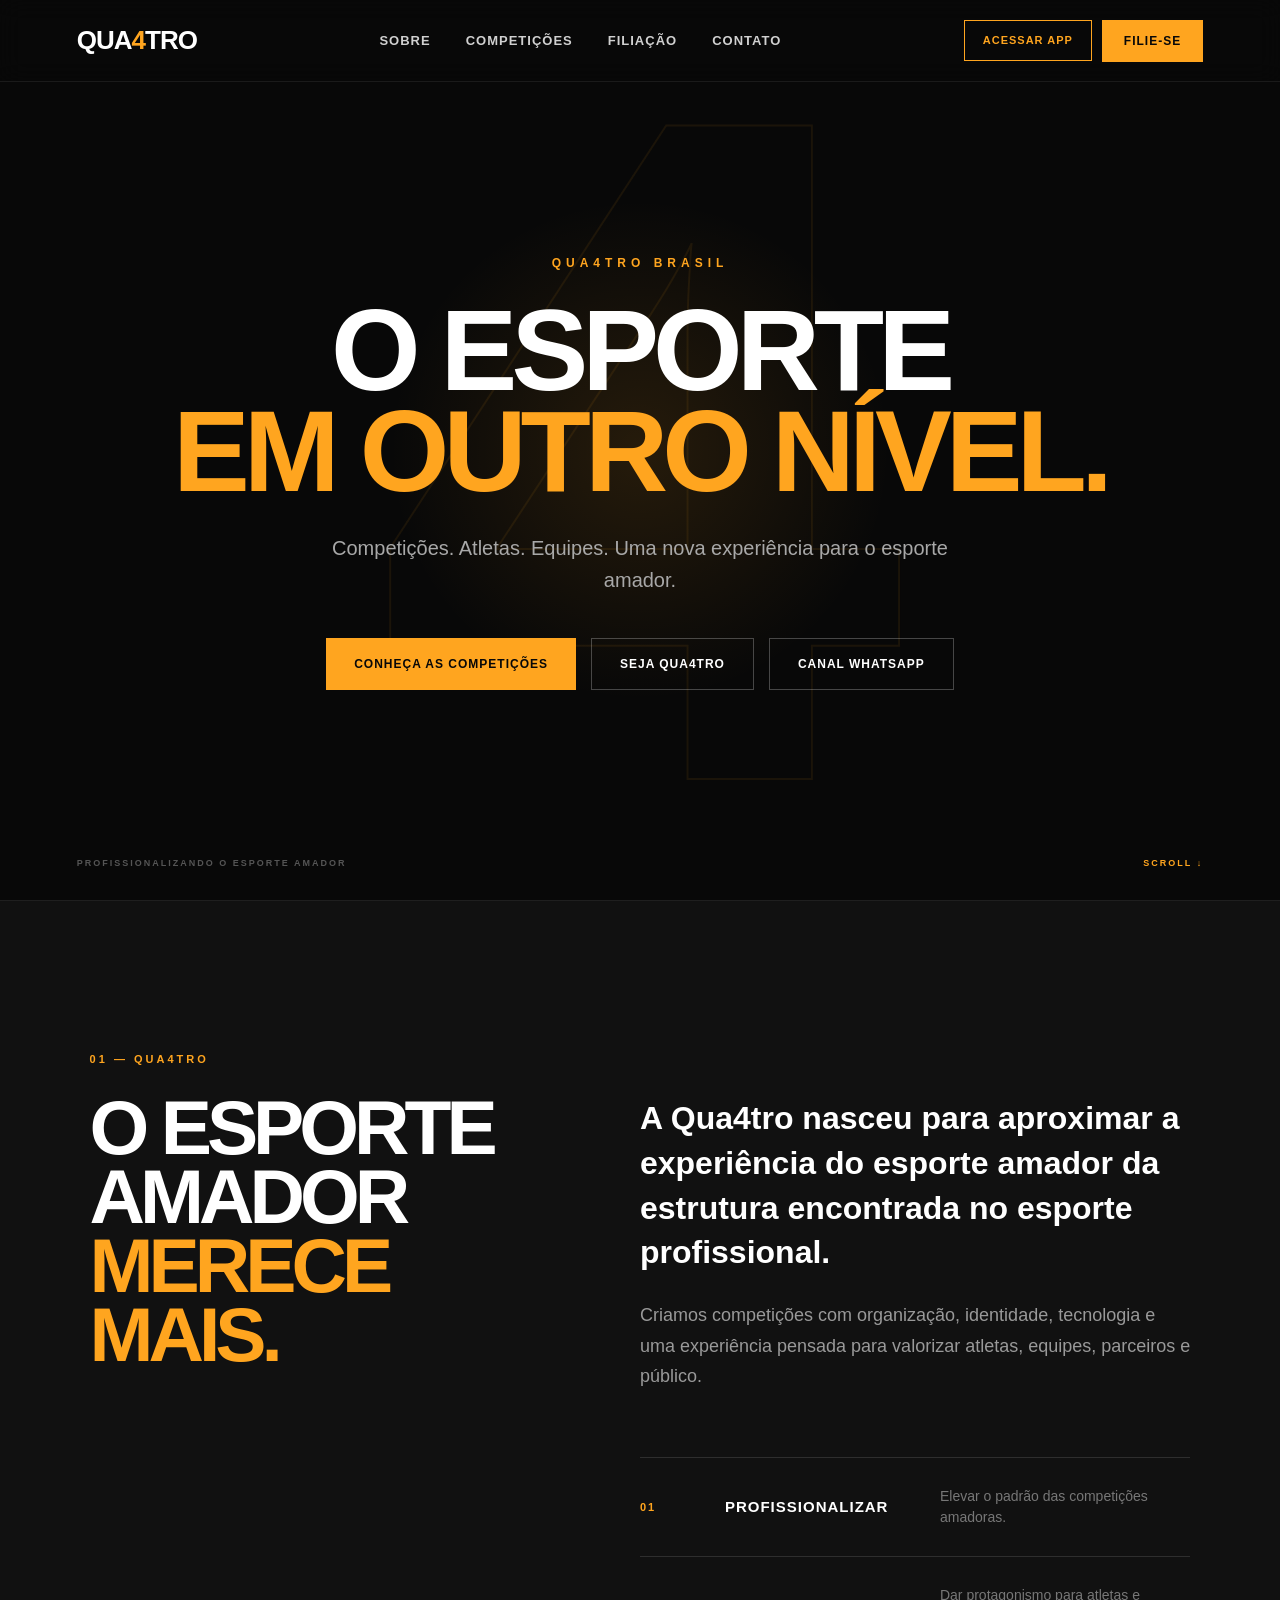
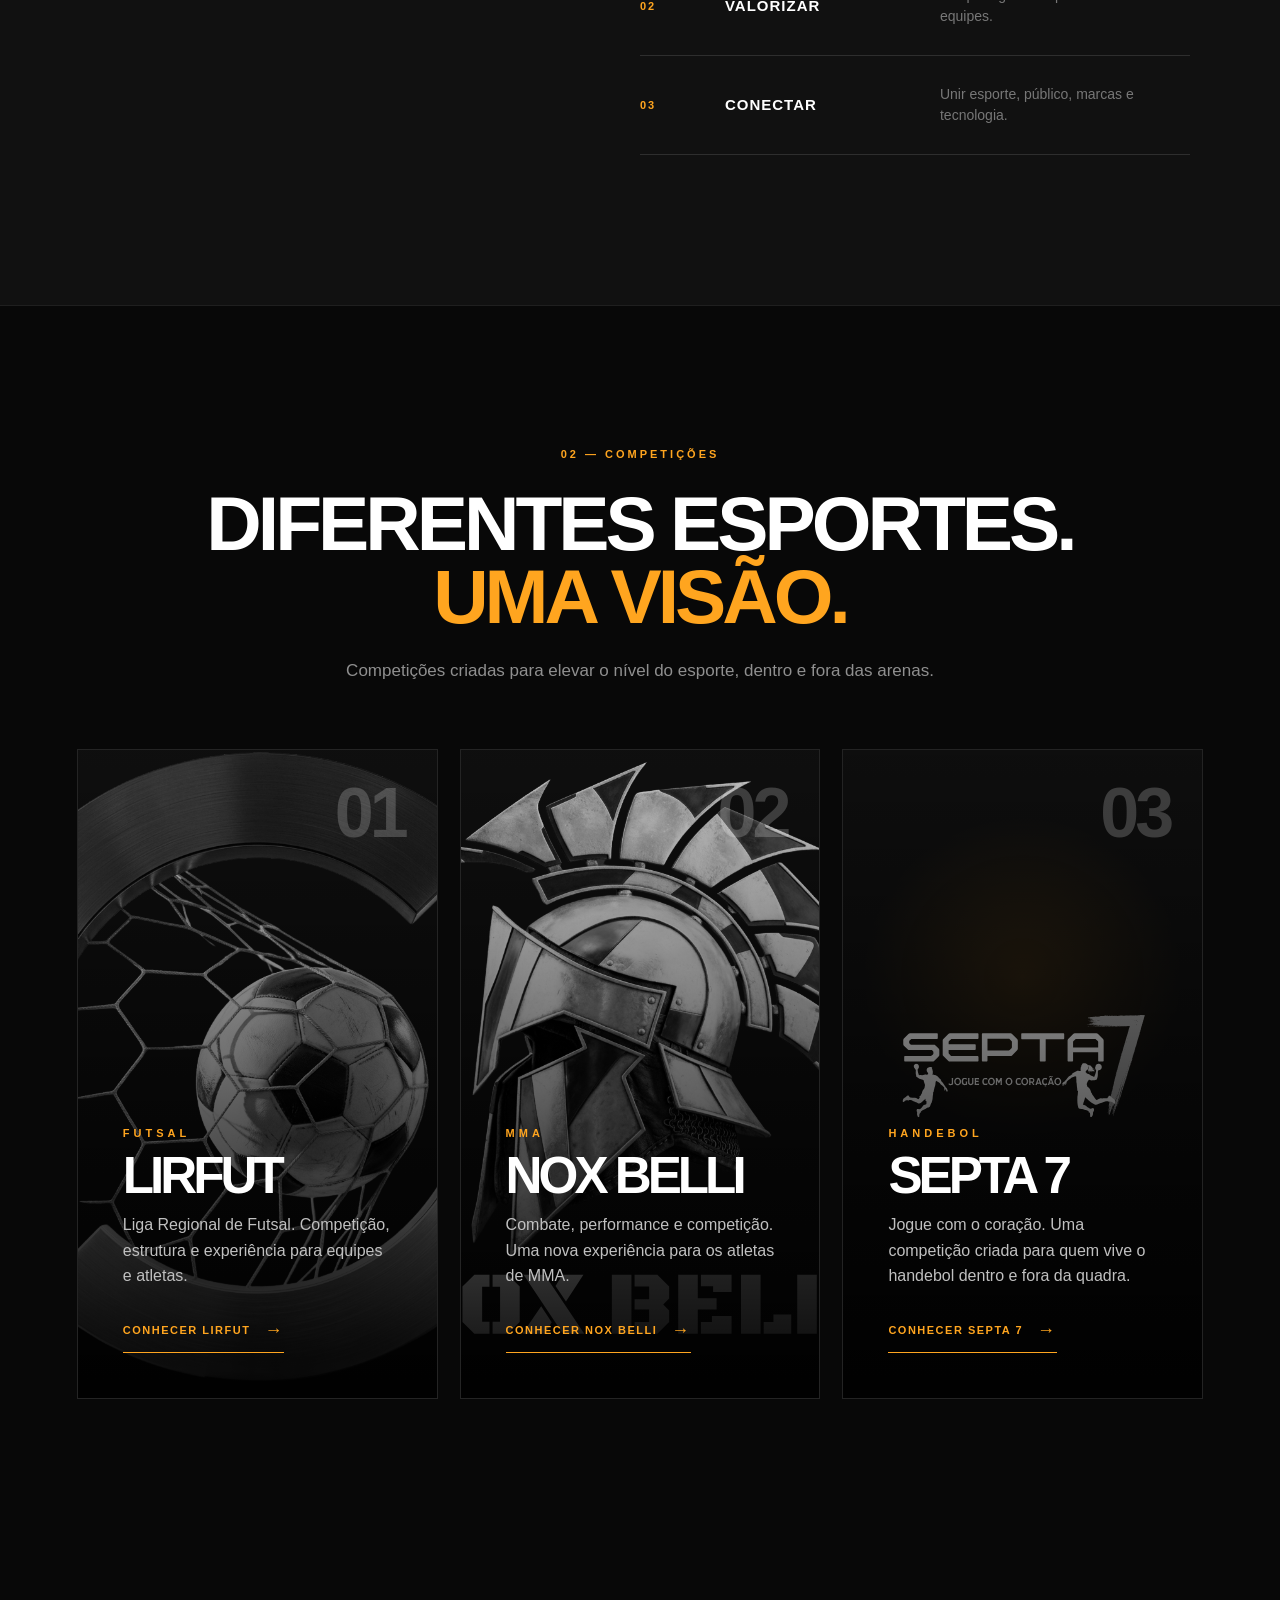
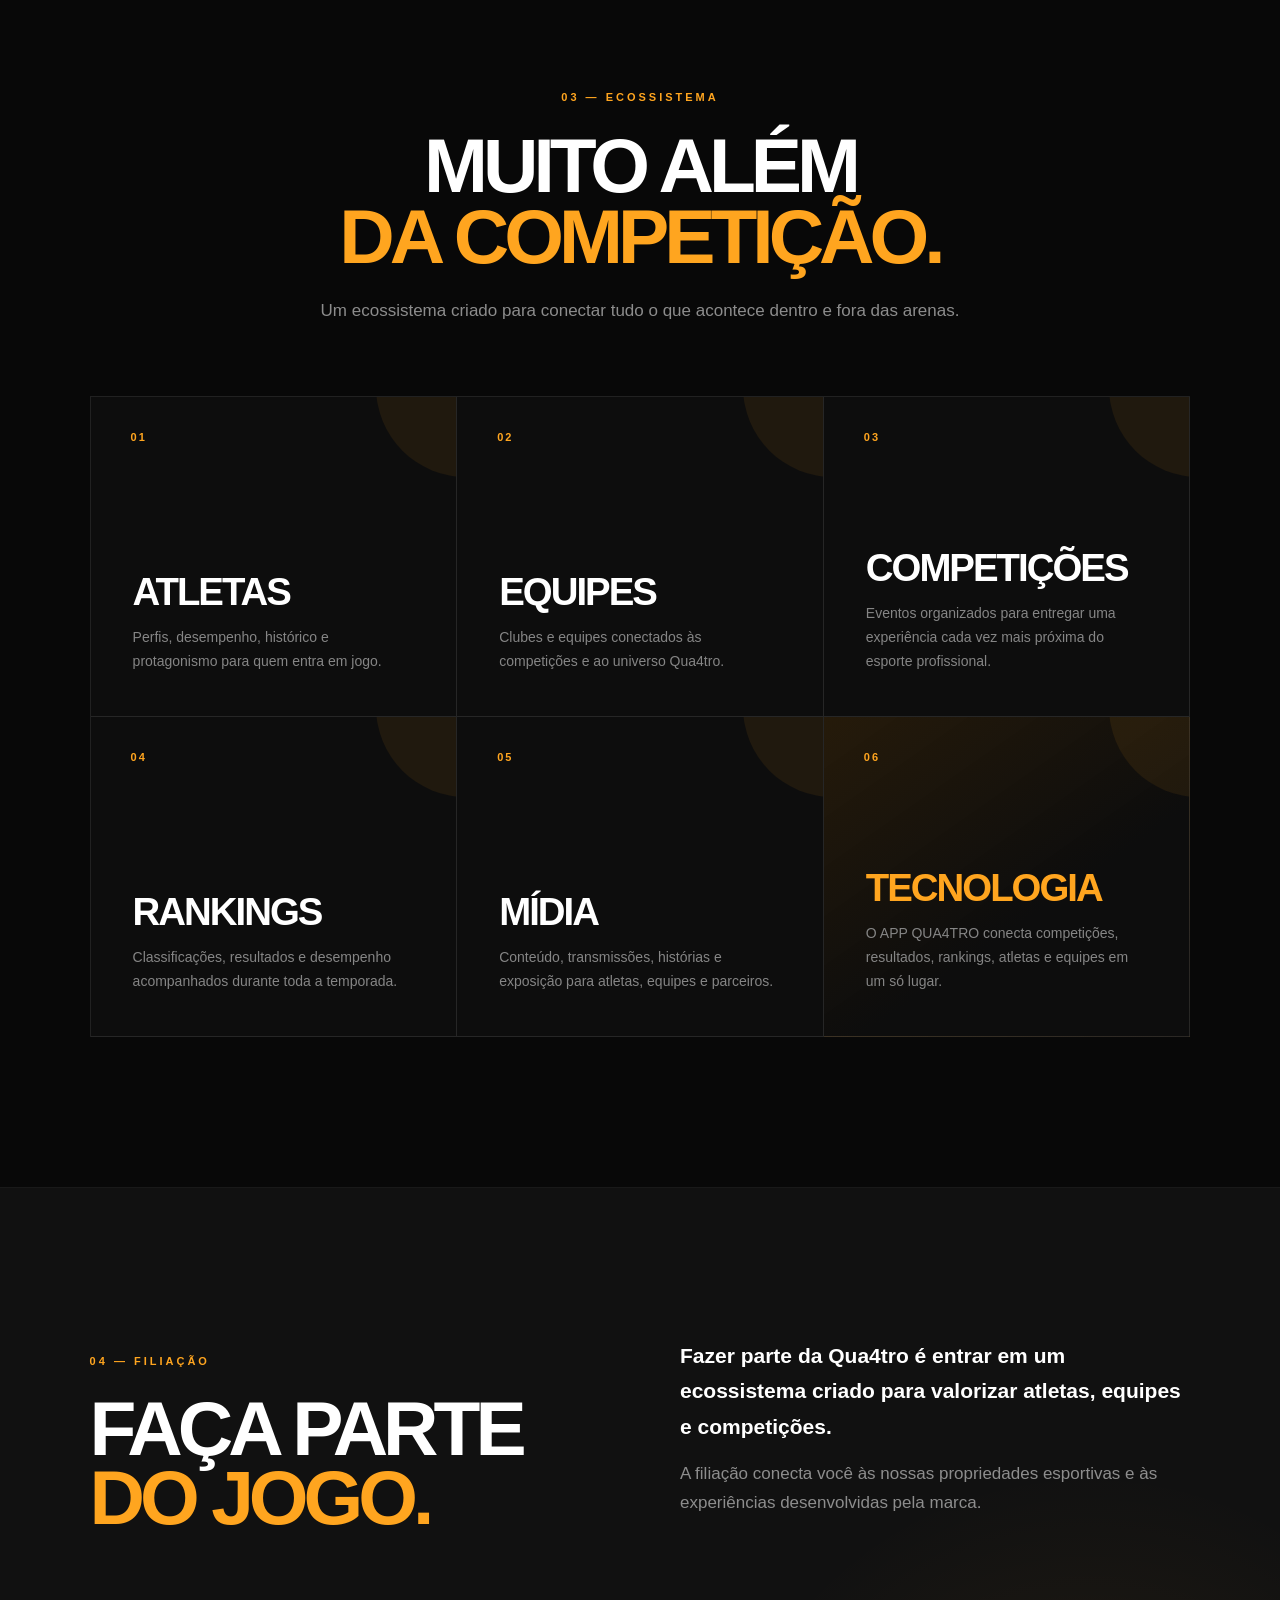
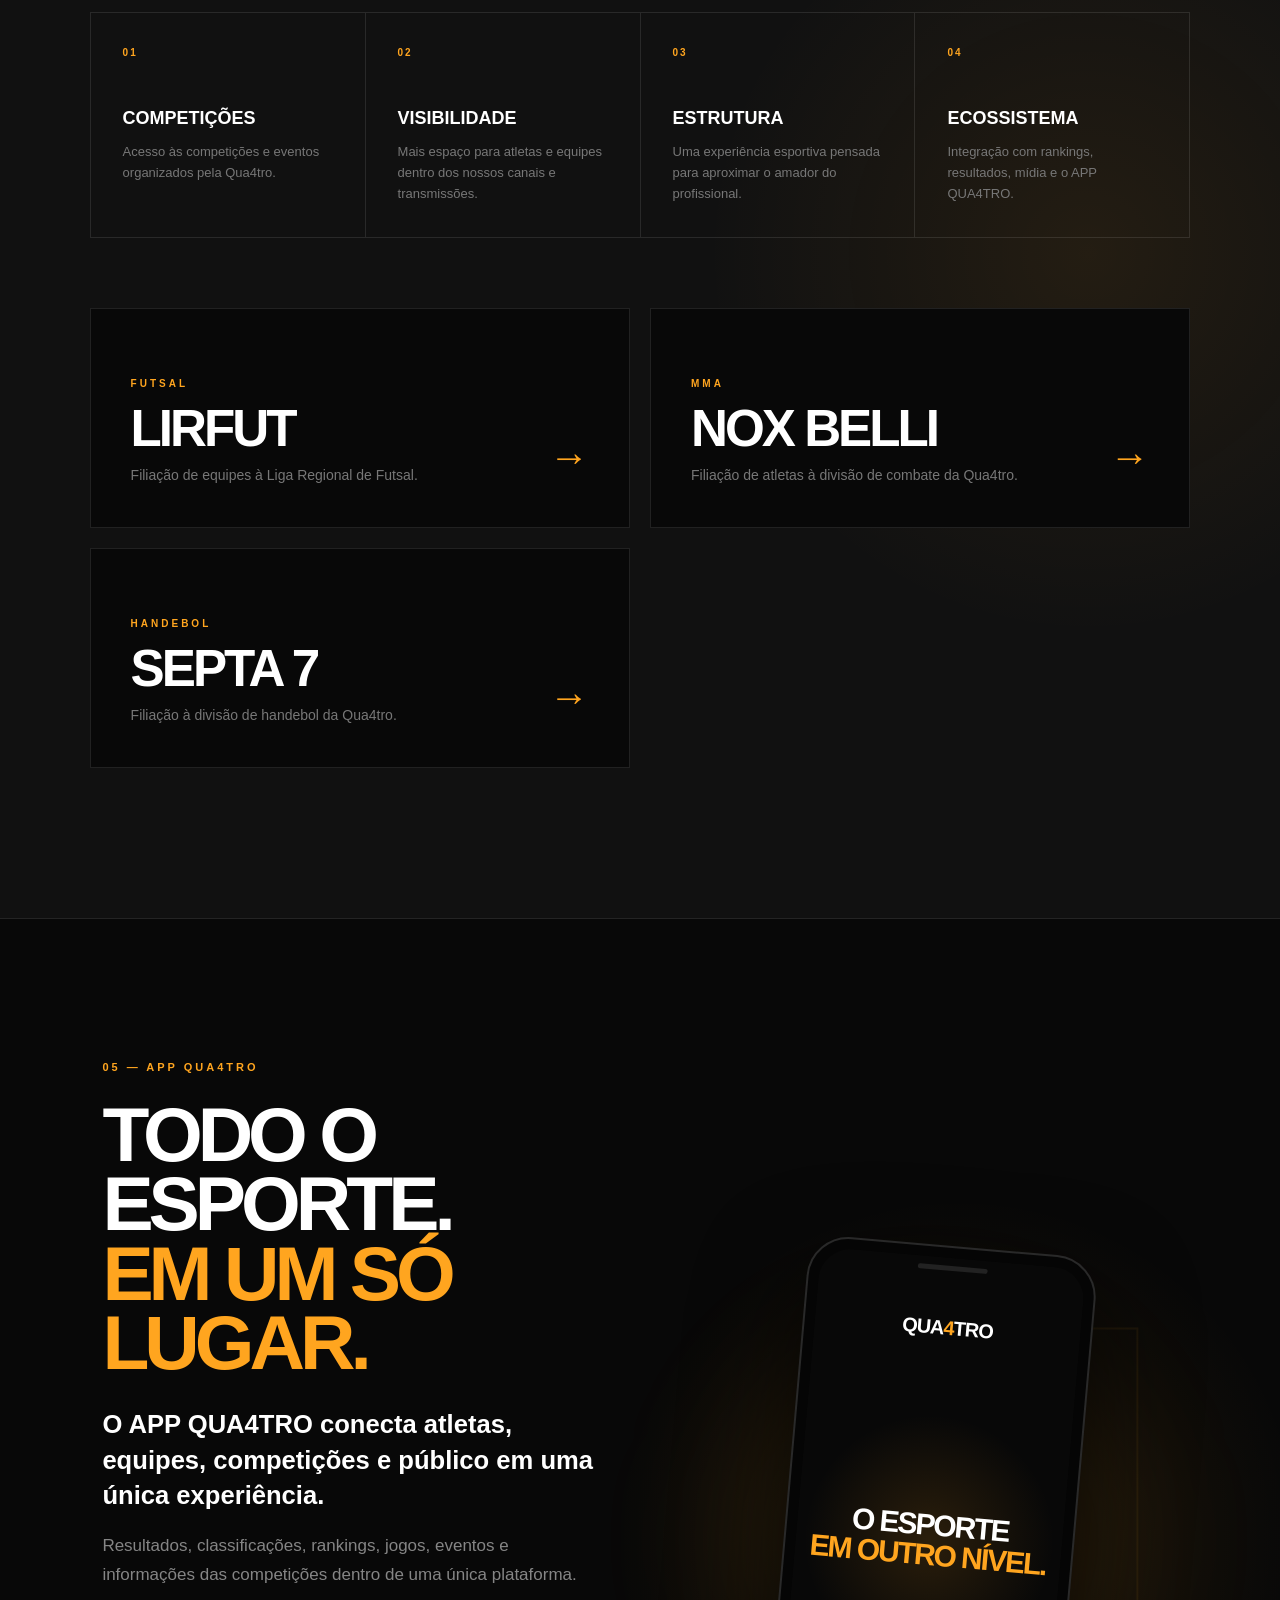
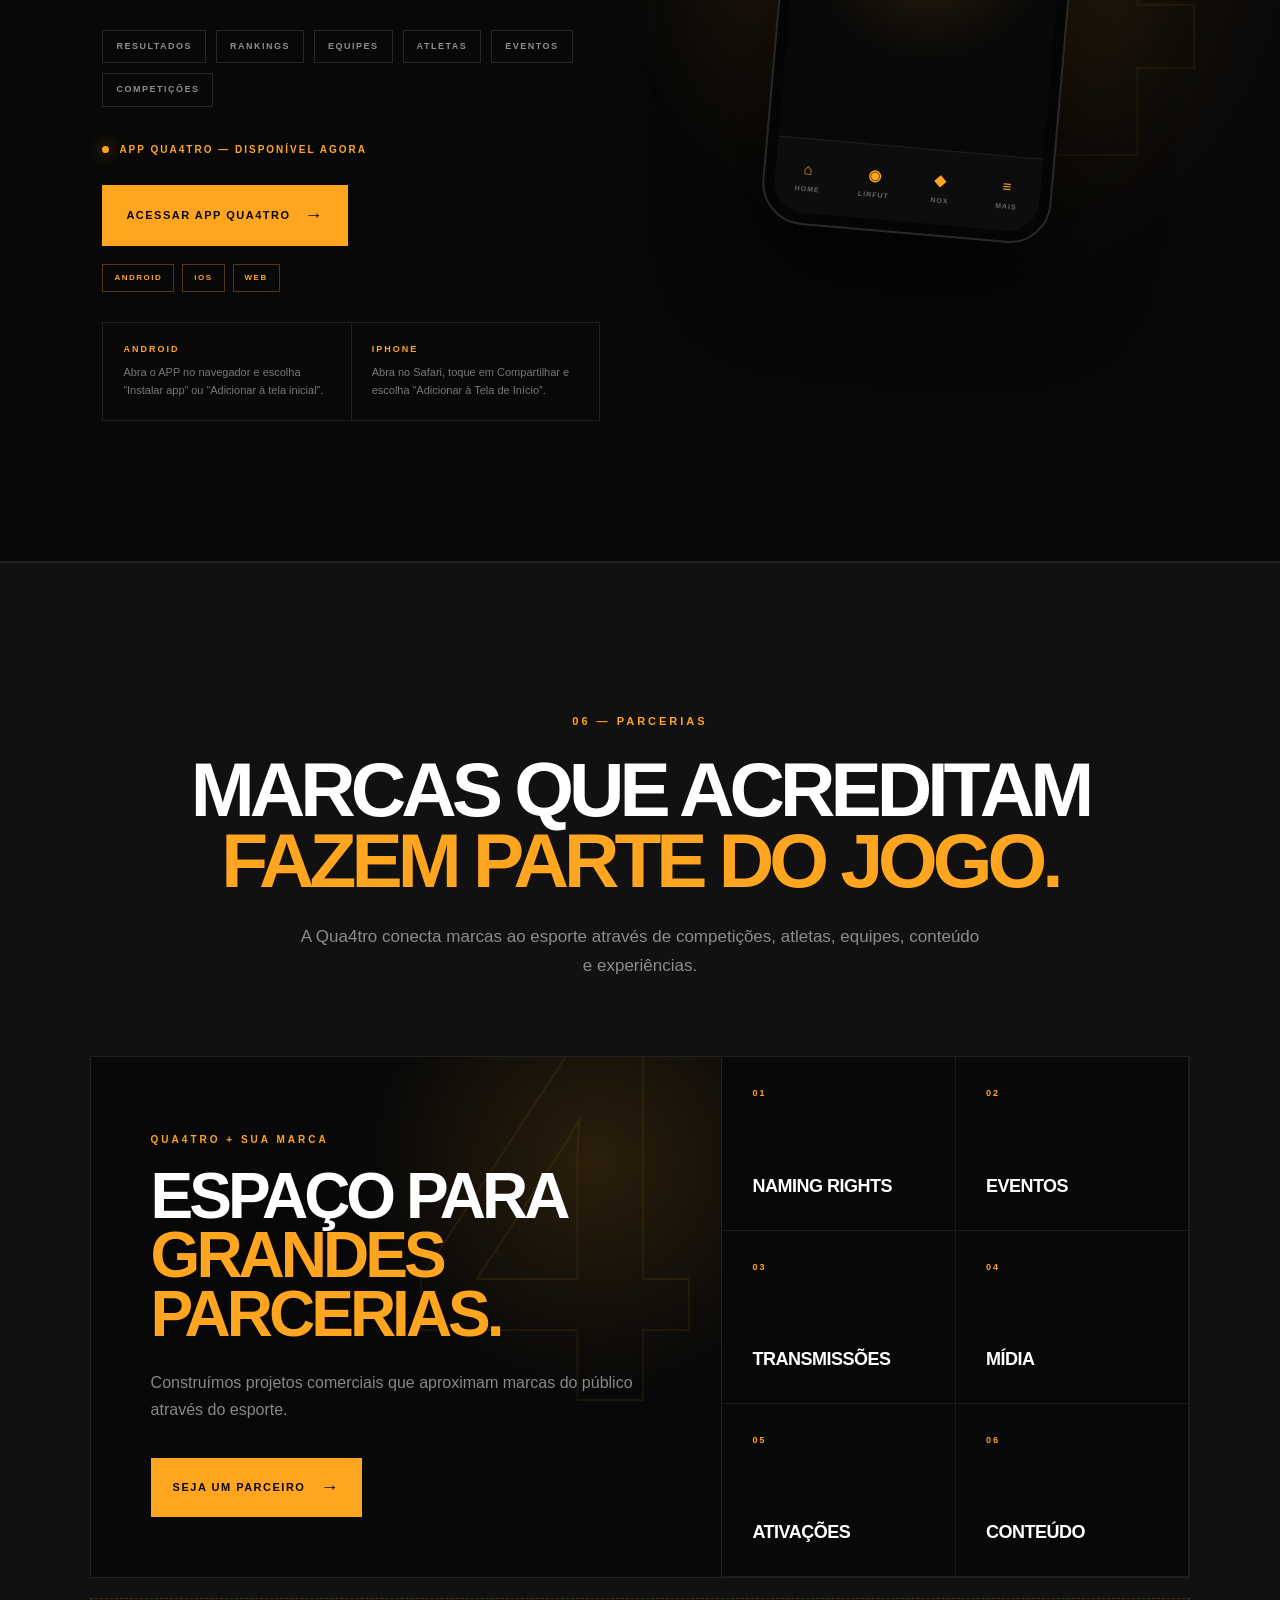
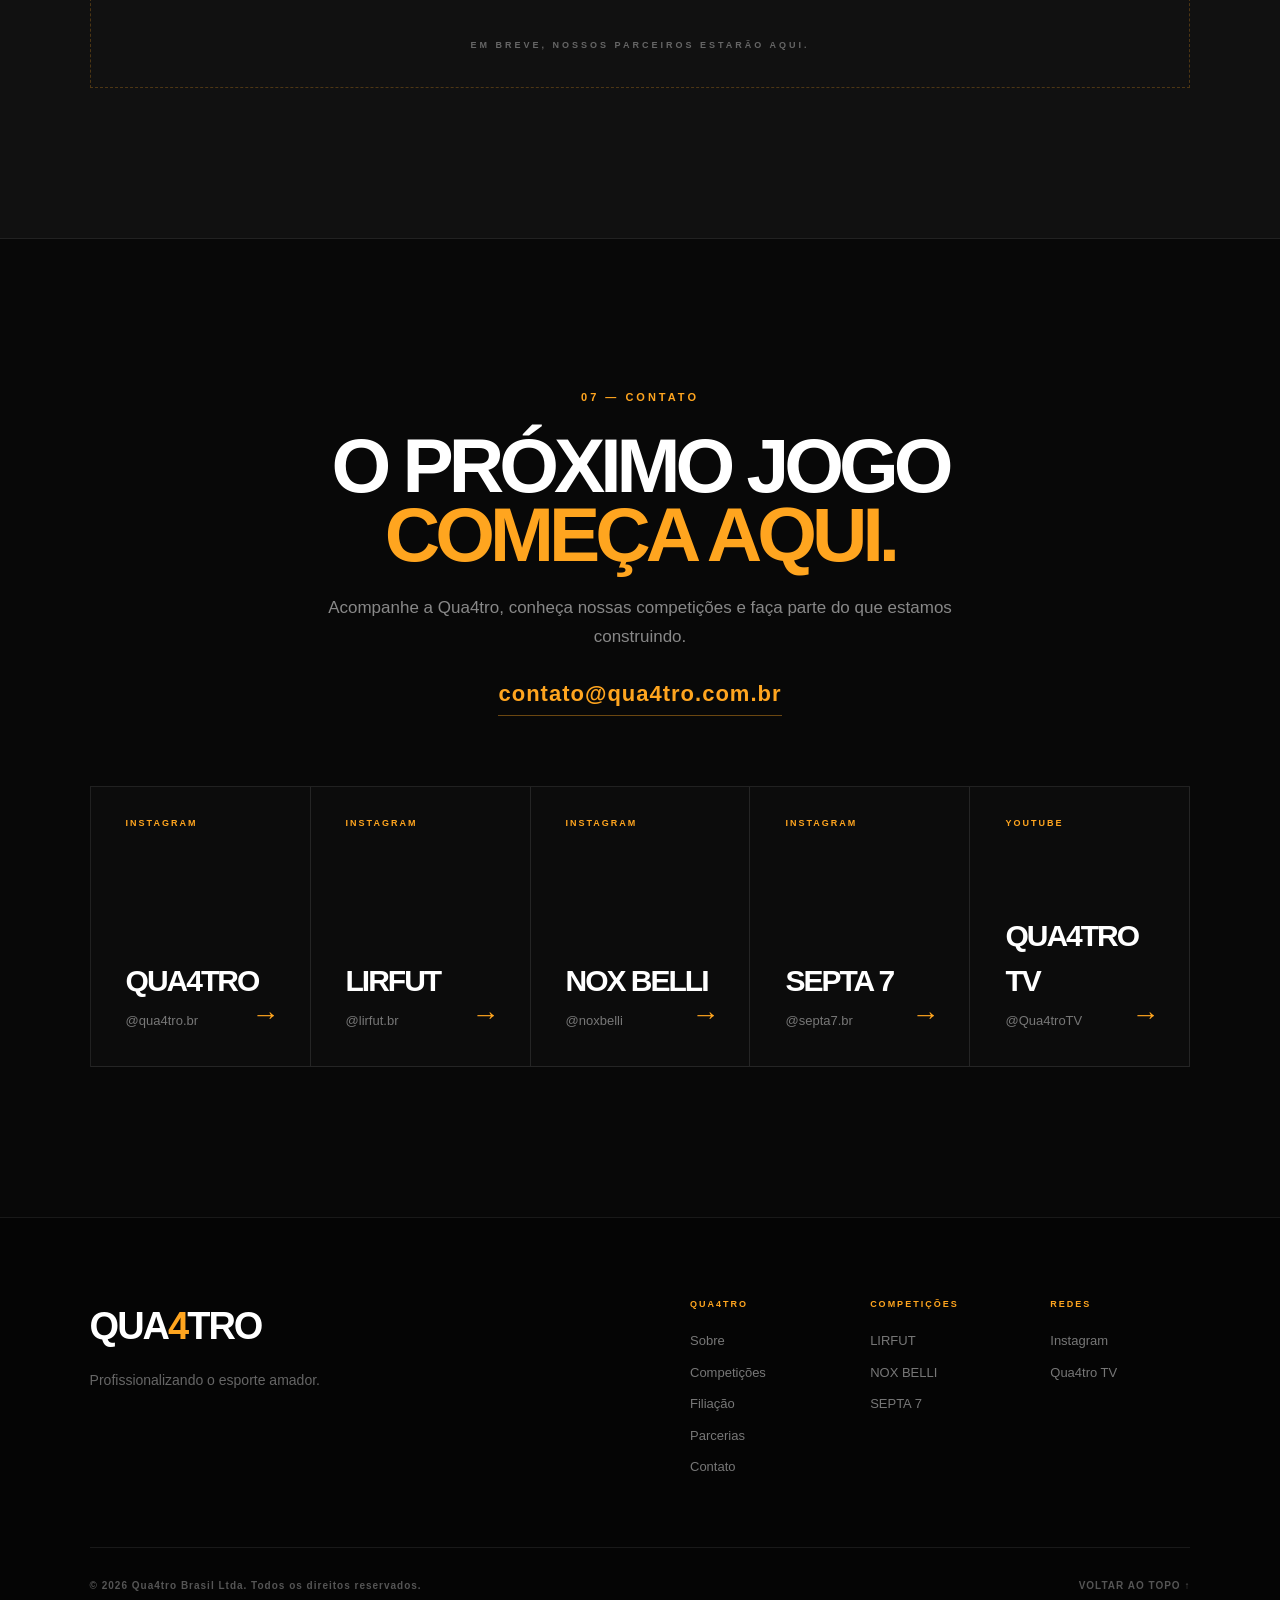
<file: index.html>
<!DOCTYPE html>
<html lang="pt-BR">

<head>

    <!-- =========================================
         GOOGLE ANALYTICS
         ========================================= -->

   <script async src="https://www.googletagmanager.com/gtag/js?id=G-N9X7K9MSXQ"></script>

<script>
    window.dataLayer = window.dataLayer || [];

    function gtag() {
        dataLayer.push(arguments);
    }

    gtag('js', new Date());

    gtag('config', 'G-N9X7K9MSXQ');

    function trackQua4tro(eventName, locationName) {
        gtag('event', eventName, {
            cta_location: locationName
        });
    }
</script>

    <!-- =========================================
         CONFIGURAÇÕES BÁSICAS
         ========================================= -->

    <meta charset="UTF-8">

    <meta
        name="viewport"
        content="width=device-width, initial-scale=1.0"
    >

    <title>Qua4tro | O esporte amador em outro nível</title>

    <meta
        name="description"
        content="Qua4tro — O esporte amador em outro nível. Competições, atletas, equipes, tecnologia, mídia e experiências esportivas."
    >

    <meta
        name="robots"
        content="index, follow"
    >

    <meta
        name="theme-color"
        content="#080808"
    >

    <link
        rel="canonical"
        href="https://qua4tro.com.br/"
    >


    <!-- =========================================
         FAVICON
         ========================================= -->

    <link
        rel="icon"
        type="image/png"
        href="images/favicon.png"
    >


    <!-- =========================================
         OPEN GRAPH
         WhatsApp / Facebook / LinkedIn
         ========================================= -->

    <meta
        property="og:type"
        content="website"
    >

    <meta
        property="og:locale"
        content="pt_BR"
    >

    <meta
        property="og:site_name"
        content="Qua4tro"
    >

    <meta
        property="og:title"
        content="Qua4tro | O esporte amador em outro nível"
    >

    <meta
        property="og:description"
        content="Competições, atletas, equipes, tecnologia e experiências esportivas. Conheça o ecossistema Qua4tro."
    >

    <meta
        property="og:url"
        content="https://qua4tro.com.br/"
    >

    <meta
        property="og:image"
        content="https://qua4tro.com.br/images/share-qua4tro.png"
    >

    <meta
        property="og:image:width"
        content="1200"
    >

    <meta
        property="og:image:height"
        content="630"
    >

    <meta
        property="og:image:alt"
        content="Qua4tro — O esporte amador em outro nível"
    >


    <!-- =========================================
         X / TWITTER
         ========================================= -->

    <meta
        name="twitter:card"
        content="summary_large_image"
    >

    <meta
        name="twitter:title"
        content="Qua4tro | O esporte amador em outro nível"
    >

    <meta
        name="twitter:description"
        content="Competições, atletas, equipes, tecnologia e experiências esportivas. Conheça o ecossistema Qua4tro."
    >

    <meta
        name="twitter:image"
        content="https://qua4tro.com.br/images/share-qua4tro.png"
    >


    <!-- =========================================
         DADOS ESTRUTURADOS — GOOGLE
         ========================================= -->

    <script type="application/ld+json">
    {
        "@context": "https://schema.org",
        "@type": "Organization",
        "name": "Qua4tro Brasil",
        "url": "https://qua4tro.com.br/",
        "logo": "https://qua4tro.com.br/images/favicon.png",
        "email": "contato@qua4tro.com.br",
        "sameAs": [
            "https://www.instagram.com/qua4tro.br/",
            "https://www.instagram.com/lirfut.br/",
            "https://www.instagram.com/noxbelli/",
            "https://www.instagram.com/septa7.br/",
            "https://www.youtube.com/@Qua4troTV"
        ]
    }
    </script>


    <!-- =========================================
         CSS
         ========================================= -->

    <link
        rel="stylesheet"
        href="css/style.css?v=19"
    >

</head>


<body>


    <!-- =========================================
         HEADER
         ========================================= -->

    <header class="header">

        <a href="#" class="logo">
            QUA<span>4</span>TRO
        </a>


        <nav class="nav">

            <a href="#sobre">
                Sobre
            </a>

            <a href="#competicoes">
                Competições
            </a>

            <a href="#filiacao">
                Filiação
            </a>

            <a href="#contato">
                Contato
            </a>

        </nav>


        <div class="header-actions">

            <a
                href="https://qua4tro.expo.app/"
                target="_blank"
                rel="noopener"
                class="nav-app-button"
                onclick="trackQua4tro('acessar_app', 'header')"
            >
                ACESSAR APP
            </a>

            <a
                href="#filiacao"
                class="nav-button"
                onclick="trackQua4tro('filie_se', 'header')"
            >
                FILIE-SE
            </a>

        </div>

    </header>


    <main>


        <!-- =========================================
             HERO
             ========================================= -->

        <section class="hero">

            <div class="hero-background-number">
                4
            </div>

            <div class="hero-lines"></div>


            <div class="hero-content">

                <div class="hero-tag">
                    QUA4TRO BRASIL
                </div>

                <h1>
                    O ESPORTE
                    <span>EM OUTRO NÍVEL.</span>
                </h1>

                <p class="hero-description">
                    Competições. Atletas. Equipes.
                    Uma nova experiência para o esporte amador.
                </p>


                <div class="hero-buttons">

                    <a
                        href="#competicoes"
                        class="button button-primary"
                        onclick="trackQua4tro('ver_competicoes', 'hero')"
                    >
                        CONHEÇA AS COMPETIÇÕES
                    </a>

                    <a
                        href="#filiacao"
                        class="button button-secondary"
                        onclick="trackQua4tro('filie_se', 'hero')"
                    >
                        SEJA QUA4TRO
                    </a>

                    <a
                        href="https://whatsapp.com/channel/0029Vb8iElECBtxHHwyRXE1p"
                        target="_blank"
                        rel="noopener"
                        class="button button-secondary"
                        onclick="trackQua4tro('canal_whatsapp', 'hero')"
                    >
                        CANAL WHATSAPP
                    </a>

                </div>

            </div>


            <div class="hero-bottom">

                <span>
                    PROFISSIONALIZANDO O ESPORTE AMADOR
                </span>

                <span class="hero-scroll">
                    SCROLL ↓
                </span>

            </div>

        </section>


        <!-- =========================================
             SOBRE
             ========================================= -->

        <section id="sobre" class="about-section">

            <div class="about-left">

                <div class="section-label">
                    01 — QUA4TRO
                </div>

                <h2>
                    O ESPORTE AMADOR
                    <span>MERECE MAIS.</span>
                </h2>

            </div>


            <div class="about-right">

                <p class="about-intro">
                    A Qua4tro nasceu para aproximar a experiência
                    do esporte amador da estrutura encontrada
                    no esporte profissional.
                </p>

                <p>
                    Criamos competições com organização, identidade,
                    tecnologia e uma experiência pensada para valorizar
                    atletas, equipes, parceiros e público.
                </p>


                <div class="about-pillars">

                    <div class="about-pillar">

                        <span>01</span>

                        <h3>
                            PROFISSIONALIZAR
                        </h3>

                        <p>
                            Elevar o padrão das competições amadoras.
                        </p>

                    </div>


                    <div class="about-pillar">

                        <span>02</span>

                        <h3>
                            VALORIZAR
                        </h3>

                        <p>
                            Dar protagonismo para atletas e equipes.
                        </p>

                    </div>


                    <div class="about-pillar">

                        <span>03</span>

                        <h3>
                            CONECTAR
                        </h3>

                        <p>
                            Unir esporte, público, marcas e tecnologia.
                        </p>

                    </div>

                </div>

            </div>

        </section>


        <!-- =========================================
             COMPETIÇÕES
             ========================================= -->

        <section
            id="competicoes"
            class="competitions-section"
        >

            <div class="competitions-heading">

                <div class="section-label">
                    02 — COMPETIÇÕES
                </div>

                <h2>
                    DIFERENTES ESPORTES.
                    <span>UMA VISÃO.</span>
                </h2>

                <p>
                    Competições criadas para elevar o nível do esporte,
                    dentro e fora das arenas.
                </p>

            </div>


            <div class="division-grid">


                <!-- LIRFUT -->

                <article class="division-card">

                    <img
                        src="images/Logo Lirfut.svg"
                        alt="LIRFUT — Liga Regional de Futsal"
                        class="division-image"
                    >

                    <div class="division-overlay"></div>

                    <div class="division-number">
                        01
                    </div>


                    <div class="division-content">

                        <div class="division-category">
                            FUTSAL
                        </div>

                        <h3>
                            LIRFUT
                        </h3>

                        <p>
                            Liga Regional de Futsal.
                            Competição, estrutura e experiência
                            para equipes e atletas.
                        </p>

                        <a
                            href="https://www.instagram.com/lirfut.br/"
                            target="_blank"
                            rel="noopener"
                            class="division-button"
                            onclick="trackQua4tro('conhecer_lirfut', 'competicoes')"
                        >
                            CONHECER LIRFUT
                            <span>→</span>
                        </a>

                    </div>

                </article>


                <!-- NOX BELLI -->

                <article class="division-card">

                    <img
                        src="images/Logo Noxbelli.svg"
                        alt="NOX BELLI — Divisão de MMA da Qua4tro"
                        class="division-image"
                    >

                    <div class="division-overlay"></div>

                    <div class="division-number">
                        02
                    </div>


                    <div class="division-content">

                        <div class="division-category">
                            MMA
                        </div>

                        <h3>
                            NOX BELLI
                        </h3>

                        <p>
                            Combate, performance e competição.
                            Uma nova experiência para os atletas
                            de MMA.
                        </p>

                        <a
                            href="https://www.instagram.com/noxbelli/"
                            target="_blank"
                            rel="noopener"
                            class="division-button"
                            onclick="trackQua4tro('conhecer_nox_belli', 'competicoes')"
                        >
                            CONHECER NOX BELLI
                            <span>→</span>
                        </a>

                    </div>

                </article>


                <!-- SEPTA 7 -->

                <article class="division-card septa-card">

                    <img
                        src="images/Logo Septa7.svg"
                        alt="SEPTA 7 — Handebol"
                        class="division-image septa-logo"
                    >

                    <div class="division-overlay"></div>

                    <div class="division-number">
                        03
                    </div>


                    <div class="division-content">

                        <div class="division-category">
                            HANDEBOL
                        </div>

                        <h3>
                            SEPTA 7
                        </h3>

                        <p>
                            Jogue com o coração.
                            Uma competição criada para quem vive
                            o handebol dentro e fora da quadra.
                        </p>

                        <a
                            href="https://www.instagram.com/septa7.br/"
                            target="_blank"
                            rel="noopener"
                            class="division-button"
                            onclick="trackQua4tro('conhecer_septa7', 'competicoes')"
                        >
                            CONHECER SEPTA 7
                            <span>→</span>
                        </a>

                    </div>

                </article>

            </div>

        </section>


        <!-- =========================================
             ECOSSISTEMA
             ========================================= -->

        <section class="ecosystem-section">

            <div class="ecosystem-heading">

                <div class="section-label">
                    03 — ECOSSISTEMA
                </div>

                <h2>
                    MUITO ALÉM
                    <span>DA COMPETIÇÃO.</span>
                </h2>

                <p>
                    Um ecossistema criado para conectar tudo o que
                    acontece dentro e fora das arenas.
                </p>

            </div>


            <div class="ecosystem-grid">


                <div class="ecosystem-card">

                    <span class="ecosystem-number">
                        01
                    </span>

                    <h3>
                        ATLETAS
                    </h3>

                    <p>
                        Perfis, desempenho, histórico e protagonismo
                        para quem entra em jogo.
                    </p>

                </div>


                <div class="ecosystem-card">

                    <span class="ecosystem-number">
                        02
                    </span>

                    <h3>
                        EQUIPES
                    </h3>

                    <p>
                        Clubes e equipes conectados às competições
                        e ao universo Qua4tro.
                    </p>

                </div>


                <div class="ecosystem-card">

                    <span class="ecosystem-number">
                        03
                    </span>

                    <h3>
                        COMPETIÇÕES
                    </h3>

                    <p>
                        Eventos organizados para entregar uma experiência
                        cada vez mais próxima do esporte profissional.
                    </p>

                </div>


                <div class="ecosystem-card">

                    <span class="ecosystem-number">
                        04
                    </span>

                    <h3>
                        RANKINGS
                    </h3>

                    <p>
                        Classificações, resultados e desempenho
                        acompanhados durante toda a temporada.
                    </p>

                </div>


                <div class="ecosystem-card">

                    <span class="ecosystem-number">
                        05
                    </span>

                    <h3>
                        MÍDIA
                    </h3>

                    <p>
                        Conteúdo, transmissões, histórias e exposição
                        para atletas, equipes e parceiros.
                    </p>

                </div>


                <div class="ecosystem-card ecosystem-card-featured">

                    <span class="ecosystem-number">
                        06
                    </span>

                    <h3>
                        TECNOLOGIA
                    </h3>

                    <p>
                        O APP QUA4TRO conecta competições, resultados,
                        rankings, atletas e equipes em um só lugar.
                    </p>

                </div>

            </div>

        </section>


        <!-- =========================================
             FILIAÇÃO
             ========================================= -->

        <section
            id="filiacao"
            class="affiliation-section"
        >

            <div class="affiliation-top">

                <div class="affiliation-heading">

                    <div class="section-label">
                        04 — FILIAÇÃO
                    </div>

                    <h2>
                        FAÇA PARTE
                        <span>DO JOGO.</span>
                    </h2>

                </div>


                <div class="affiliation-intro">

                    <p>
                        Fazer parte da Qua4tro é entrar em um ecossistema
                        criado para valorizar atletas, equipes e competições.
                    </p>

                    <p>
                        A filiação conecta você às nossas propriedades
                        esportivas e às experiências desenvolvidas pela marca.
                    </p>

                </div>

            </div>


            <div class="benefits-grid">


                <div class="benefit">

                    <span>01</span>

                    <h3>
                        COMPETIÇÕES
                    </h3>

                    <p>
                        Acesso às competições e eventos organizados
                        pela Qua4tro.
                    </p>

                </div>


                <div class="benefit">

                    <span>02</span>

                    <h3>
                        VISIBILIDADE
                    </h3>

                    <p>
                        Mais espaço para atletas e equipes dentro
                        dos nossos canais e transmissões.
                    </p>

                </div>


                <div class="benefit">

                    <span>03</span>

                    <h3>
                        ESTRUTURA
                    </h3>

                    <p>
                        Uma experiência esportiva pensada para aproximar
                        o amador do profissional.
                    </p>

                </div>


                <div class="benefit">

                    <span>04</span>

                    <h3>
                        ECOSSISTEMA
                    </h3>

                    <p>
                        Integração com rankings, resultados, mídia
                        e o APP QUA4TRO.
                    </p>

                </div>

            </div>


            <div class="affiliation-options">


                <!-- LIRFUT -->

                <a
                    href="https://forms.gle/EaRvEnEHtddZzC7U7"
                    target="_blank"
                    rel="noopener"
                    class="affiliation-option"
                    onclick="trackQua4tro('filiacao_lirfut', 'filiacao')"
                >

                    <div>

                        <span class="option-category">
                            FUTSAL
                        </span>

                        <h3>
                            LIRFUT
                        </h3>

                        <p>
                            Filiação de equipes à Liga Regional de Futsal.
                        </p>

                    </div>

                    <span class="option-arrow">
                        →
                    </span>

                </a>


                <!-- NOX BELLI -->

                <a
                    href="https://forms.gle/BhDsDBAVzpL3pBuFA"
                    target="_blank"
                    rel="noopener"
                    class="affiliation-option"
                    onclick="trackQua4tro('filiacao_nox_belli', 'filiacao')"
                >

                    <div>

                        <span class="option-category">
                            MMA
                        </span>

                        <h3>
                            NOX BELLI
                        </h3>

                        <p>
                            Filiação de atletas à divisão de combate da Qua4tro.
                        </p>

                    </div>

                    <span class="option-arrow">
                        →
                    </span>

                </a>


                <!-- SEPTA 7 -->

                <a
                    href="https://forms.gle/gKg9cev3rkhZyomo6"
                    target="_blank"
                    rel="noopener"
                    class="affiliation-option"
                    onclick="trackQua4tro('filiacao_septa7', 'filiacao')"
                >

                    <div>

                        <span class="option-category">
                            HANDEBOL
                        </span>

                        <h3>
                            SEPTA 7
                        </h3>

                        <p>
                            Filiação à divisão de handebol da Qua4tro.
                        </p>

                    </div>

                    <span class="option-arrow">
                        →
                    </span>

                </a>

            </div>

        </section>


        <!-- =========================================
             APP QUA4TRO
             ========================================= -->

        <section class="app-showcase">


            <div class="app-info">

                <div class="section-label">
                    05 — APP QUA4TRO
                </div>

                <h2>
                    TODO O ESPORTE.
                    <span>EM UM SÓ LUGAR.</span>
                </h2>

                <p class="app-intro">
                    O APP QUA4TRO conecta atletas, equipes,
                    competições e público em uma única experiência.
                </p>

                <p>
                    Resultados, classificações, rankings, jogos, eventos
                    e informações das competições dentro de uma única plataforma.
                </p>


                <div class="app-features">

                    <span>RESULTADOS</span>
                    <span>RANKINGS</span>
                    <span>EQUIPES</span>
                    <span>ATLETAS</span>
                    <span>EVENTOS</span>
                    <span>COMPETIÇÕES</span>

                </div>


                <div class="app-status">

                    <span class="app-status-dot"></span>

                    APP QUA4TRO — DISPONÍVEL AGORA

                </div>


                <a
                    href="https://qua4tro.expo.app/"
                    target="_blank"
                    rel="noopener"
                    class="app-download-button"
                    onclick="trackQua4tro('acessar_app', 'secao_app')"
                >
                    ACESSAR APP QUA4TRO
                    <span>→</span>
                </a>


                <div class="app-platforms">

                    <span>ANDROID</span>
                    <span>iOS</span>
                    <span>WEB</span>

                </div>


                <div class="app-install-guide">

                    <div>

                        <strong>
                            ANDROID
                        </strong>

                        <p>
                            Abra o APP no navegador e escolha
                            “Instalar app” ou “Adicionar à tela inicial”.
                        </p>

                    </div>


                    <div>

                        <strong>
                            IPHONE
                        </strong>

                        <p>
                            Abra no Safari, toque em Compartilhar
                            e escolha “Adicionar à Tela de Início”.
                        </p>

                    </div>

                </div>

            </div>


            <div class="app-visual">

                <div class="phone-glow"></div>


                <div class="phone">

                    <div class="phone-top">

                        <div class="phone-speaker"></div>

                    </div>


                    <div class="phone-screen">

                        <div class="phone-logo">
                            QUA<span>4</span>TRO
                        </div>


                        <div class="phone-message">

                            O ESPORTE<br>

                            <strong>
                                EM OUTRO NÍVEL.
                            </strong>

                        </div>


                        <div class="phone-nav">

                            <div>
                                <span>⌂</span>
                                HOME
                            </div>

                            <div>
                                <span>◉</span>
                                LIRFUT
                            </div>

                            <div>
                                <span>◆</span>
                                NOX
                            </div>

                            <div>
                                <span>≡</span>
                                MAIS
                            </div>

                        </div>

                    </div>

                </div>


                <div class="app-background-number">
                    4
                </div>

            </div>

        </section>


        <!-- =========================================
             PARCERIAS
             ========================================= -->

        <section
            id="patrocinadores"
            class="partners-section"
        >

            <div class="partners-heading">

                <div class="section-label">
                    06 — PARCERIAS
                </div>

                <h2>
                    MARCAS QUE ACREDITAM
                    <span>FAZEM PARTE DO JOGO.</span>
                </h2>

                <p>
                    A Qua4tro conecta marcas ao esporte através de
                    competições, atletas, equipes, conteúdo e experiências.
                </p>

            </div>


            <div class="partners-showcase">


                <div class="partners-main">

                    <span class="partners-small">
                        QUA4TRO + SUA MARCA
                    </span>

                    <h3>
                        ESPAÇO PARA
                        <strong>GRANDES PARCERIAS.</strong>
                    </h3>

                    <p>
                        Construímos projetos comerciais que aproximam marcas
                        do público através do esporte.
                    </p>


                    <a
                        href="https://wa.me/5519994895728?text=Ol%C3%A1%21%20Tenho%20interesse%20em%20conhecer%20as%20oportunidades%20de%20parceria%20e%20patroc%C3%ADnio%20da%20Qua4tro."
                        target="_blank"
                        rel="noopener"
                        class="partners-button"
                        onclick="trackQua4tro('seja_parceiro', 'parcerias')"
                    >
                        SEJA UM PARCEIRO
                        <span>→</span>
                    </a>

                </div>


                <div class="partners-properties">

                    <div class="partner-property">
                        <span>01</span>
                        <h4>NAMING RIGHTS</h4>
                    </div>

                    <div class="partner-property">
                        <span>02</span>
                        <h4>EVENTOS</h4>
                    </div>

                    <div class="partner-property">
                        <span>03</span>
                        <h4>TRANSMISSÕES</h4>
                    </div>

                    <div class="partner-property">
                        <span>04</span>
                        <h4>MÍDIA</h4>
                    </div>

                    <div class="partner-property">
                        <span>05</span>
                        <h4>ATIVAÇÕES</h4>
                    </div>

                    <div class="partner-property">
                        <span>06</span>
                        <h4>CONTEÚDO</h4>
                    </div>

                </div>

            </div>


            <div class="partners-logos">

                <span>
                    EM BREVE, NOSSOS PARCEIROS ESTARÃO AQUI.
                </span>

            </div>

        </section>


        <!-- =========================================
             CONTATO
             ========================================= -->

        <section
            id="contato"
            class="contact-section"
        >

            <div class="contact-heading">

                <div class="section-label">
                    07 — CONTATO
                </div>

                <h2>
                    O PRÓXIMO JOGO
                    <span>COMEÇA AQUI.</span>
                </h2>

                <p>
                    Acompanhe a Qua4tro, conheça nossas competições
                    e faça parte do que estamos construindo.
                </p>


                <a
                    href="mailto:contato@qua4tro.com.br"
                    class="contact-email"
                    onclick="trackQua4tro('email_contato', 'contato')"
                >
                    contato@qua4tro.com.br
                </a>

            </div>


            <div class="social-grid">


                <a
                    href="https://www.instagram.com/qua4tro.br/"
                    target="_blank"
                    rel="noopener"
                    class="social-card"
                    onclick="trackQua4tro('instagram_qua4tro', 'redes')"
                >
                    <span class="social-type">
                        INSTAGRAM
                    </span>

                    <h3>
                        QUA4TRO
                    </h3>

                    <p>
                        @qua4tro.br
                    </p>

                    <span class="social-arrow">
                        →
                    </span>
                </a>


                <a
                    href="https://www.instagram.com/lirfut.br/"
                    target="_blank"
                    rel="noopener"
                    class="social-card"
                    onclick="trackQua4tro('instagram_lirfut', 'redes')"
                >
                    <span class="social-type">
                        INSTAGRAM
                    </span>

                    <h3>
                        LIRFUT
                    </h3>

                    <p>
                        @lirfut.br
                    </p>

                    <span class="social-arrow">
                        →
                    </span>
                </a>


                <a
                    href="https://www.instagram.com/noxbelli/"
                    target="_blank"
                    rel="noopener"
                    class="social-card"
                    onclick="trackQua4tro('instagram_nox_belli', 'redes')"
                >
                    <span class="social-type">
                        INSTAGRAM
                    </span>

                    <h3>
                        NOX BELLI
                    </h3>

                    <p>
                        @noxbelli
                    </p>

                    <span class="social-arrow">
                        →
                    </span>
                </a>


                <a
                    href="https://www.instagram.com/septa7.br/"
                    target="_blank"
                    rel="noopener"
                    class="social-card"
                    onclick="trackQua4tro('instagram_septa7', 'redes')"
                >
                    <span class="social-type">
                        INSTAGRAM
                    </span>

                    <h3>
                        SEPTA 7
                    </h3>

                    <p>
                        @septa7.br
                    </p>

                    <span class="social-arrow">
                        →
                    </span>
                </a>


                <a
                    href="https://www.youtube.com/@Qua4troTV"
                    target="_blank"
                    rel="noopener"
                    class="social-card"
                    onclick="trackQua4tro('youtube_qua4trotv', 'redes')"
                >
                    <span class="social-type">
                        YOUTUBE
                    </span>

                    <h3>
                        QUA4TRO TV
                    </h3>

                    <p>
                        @Qua4troTV
                    </p>

                    <span class="social-arrow">
                        →
                    </span>
                </a>

            </div>

        </section>


    </main>


    <!-- =========================================
         FOOTER
         ========================================= -->

    <footer class="footer-final">


        <div class="footer-top">


            <div class="footer-brand">

                <div class="footer-logo">
                    QUA<span>4</span>TRO
                </div>

                <p>
                    Profissionalizando o esporte amador.
                </p>

            </div>


            <div class="footer-links">


                <div>

                    <span>
                        QUA4TRO
                    </span>

                    <a href="#sobre">
                        Sobre
                    </a>

                    <a href="#competicoes">
                        Competições
                    </a>

                    <a href="#filiacao">
                        Filiação
                    </a>

                    <a href="#patrocinadores">
                        Parcerias
                    </a>

                    <a
                        href="mailto:contato@qua4tro.com.br"
                        onclick="trackQua4tro('email_contato', 'footer')"
                    >
                        Contato
                    </a>

                </div>


                <div>

                    <span>
                        COMPETIÇÕES
                    </span>

                    <a href="#competicoes">
                        LIRFUT
                    </a>

                    <a href="#competicoes">
                        NOX BELLI
                    </a>

                    <a href="#competicoes">
                        SEPTA 7
                    </a>

                </div>


                <div>

                    <span>
                        REDES
                    </span>

                    <a
                        href="https://www.instagram.com/qua4tro.br/"
                        target="_blank"
                        rel="noopener"
                        onclick="trackQua4tro('instagram_qua4tro', 'footer')"
                    >
                        Instagram
                    </a>

                    <a
                        href="https://www.youtube.com/@Qua4troTV"
                        target="_blank"
                        rel="noopener"
                        onclick="trackQua4tro('youtube_qua4trotv', 'footer')"
                    >
                        Qua4tro TV
                    </a>

                </div>

            </div>

        </div>


        <div class="footer-bottom">

            <p>
                © 2026 Qua4tro Brasil Ltda. Todos os direitos reservados.
            </p>

            <a href="#">
                VOLTAR AO TOPO ↑
            </a>

        </div>


    </footer>


</body>

</html>
</file>
<file: css/style.css>
:root {
    --black: #080808;
    --black-soft: #111111;
    --white: #ffffff;
    --gray: #a5a5a5;
    --orange: #ffa51f;
}


/* =========================================
   RESET
   ========================================= */

* {
    margin: 0;
    padding: 0;
    box-sizing: border-box;
}

html {
    scroll-behavior: smooth;
}

body {
    font-family: Arial, Helvetica, sans-serif;
    background: var(--black);
    color: var(--white);
    line-height: 1.5;
}

a {
    color: inherit;
    text-decoration: none;
}


/* =========================================
   HEADER
   ========================================= */

.header {
    position: fixed;
    top: 0;
    left: 0;

    width: 100%;
    height: 82px;

    padding: 0 6%;

    display: flex;
    align-items: center;
    justify-content: space-between;

    background: rgba(8, 8, 8, 0.88);
    backdrop-filter: blur(12px);

    border-bottom: 1px solid rgba(255, 255, 255, 0.08);

    z-index: 1000;
}

.logo {
    font-size: 26px;
    font-weight: 900;
    letter-spacing: -1px;
}

.logo span,
.footer-logo span {
    color: var(--orange);
}

.nav {
    display: flex;
    align-items: center;
    gap: 35px;
}

.nav a {
    font-size: 13px;
    font-weight: 700;
    letter-spacing: 1px;
    text-transform: uppercase;
    color: #d0d0d0;
    transition: 0.3s;
}

.nav a:hover {
    color: var(--orange);
}

.nav-button {
    padding: 12px 22px;
    background: var(--orange);
    color: var(--black);

    font-size: 12px;
    font-weight: 900;
    letter-spacing: 1px;

    transition: 0.3s;
}

.nav-button:hover {
    transform: translateY(-2px);
}


/* =========================================
   HERO
   ========================================= */

.hero {
    min-height: 100vh;

    position: relative;
    overflow: hidden;

    display: flex;
    align-items: center;
    justify-content: center;

    text-align: center;

    padding: 140px 7% 100px;

    background:
        radial-gradient(
            circle at 50% 50%,
            rgba(255, 165, 31, 0.12),
            transparent 32%
        ),
        #080808;
}

.hero-background-number {
    position: absolute;

    top: 50%;
    left: 50%;

    transform: translate(-50%, -50%);

    font-size: min(75vw, 950px);

    font-weight: 900;

    line-height: 0.8;

    color: transparent;

    -webkit-text-stroke: 2px rgba(255, 165, 31, 0.08);

    user-select: none;

    z-index: 0;

    pointer-events: none;
}

.hero-lines {
    position: absolute;

    top: 0;
    left: 0;

    width: 100%;
    height: 100%;

    opacity: 0.25;

    background-image:
        linear-gradient(
            90deg,
            transparent 49.9%,
            rgba(255, 255, 255, 0.04) 50%,
            transparent 50.1%
        ),
        linear-gradient(
            transparent 49.9%,
            rgba(255, 255, 255, 0.04) 50%,
            transparent 50.1%
        );

    background-size: 100px 100px;

    z-index: 0;

    pointer-events: none;
}

.hero-content {
    position: relative;
    z-index: 2;

    max-width: 1200px;

    animation: heroAppear 1s ease forwards;
}

.hero-tag {
    display: inline-block;

    margin-bottom: 28px;

    color: var(--orange);

    font-size: 12px;
    font-weight: 900;

    letter-spacing: 5px;
}

.hero h1 {
    margin-bottom: 30px;

    font-size: clamp(55px, 9vw, 125px);

    font-weight: 900;

    line-height: 0.88;

    letter-spacing: -6px;

    text-transform: uppercase;
}

.hero h1 span {
    display: block;
    color: var(--orange);
}

.hero-description {
    max-width: 650px;

    margin: 0 auto 42px;

    color: #a8a8a8;

    font-size: clamp(16px, 2vw, 20px);

    line-height: 1.6;
}

.hero-buttons {
    display: flex;

    justify-content: center;
    align-items: center;

    gap: 15px;

    flex-wrap: wrap;
}

.hero-bottom {
    position: absolute;

    left: 6%;
    right: 6%;
    bottom: 30px;

    display: flex;

    justify-content: space-between;
    align-items: center;

    color: #555;

    font-size: 9px;

    font-weight: 900;

    letter-spacing: 2px;

    z-index: 5;
}

.hero-scroll {
    color: var(--orange);
}


/* =========================================
   ANIMAÇÃO
   ========================================= */

@keyframes heroAppear {

    from {
        opacity: 0;
        transform: translateY(25px);
    }

    to {
        opacity: 1;
        transform: translateY(0);
    }

}


/* =========================================
   BOTÕES
   ========================================= */

.button {
    display: inline-flex;

    align-items: center;
    justify-content: center;

    min-height: 52px;

    padding: 0 28px;

    font-size: 12px;

    font-weight: 900;

    letter-spacing: 1px;

    transition: 0.3s;
}

.button-primary {
    background: var(--orange);
    color: var(--black);
}

.button-primary:hover {
    transform: translateY(-3px);

    box-shadow:
        0 10px 35px rgba(255, 165, 31, 0.2);
}

.button-secondary {
    border: 1px solid rgba(255, 255, 255, 0.25);

    color: var(--white);
}

.button-secondary:hover {
    border-color: var(--orange);
    color: var(--orange);
}


/* =========================================
   COMPETIÇÕES
   ========================================= */

.competitions-section {
    position: relative;

    padding: 140px 6%;

    background: var(--black);

    overflow: hidden;
}


/* Cabeçalho */

.competitions-heading {
    max-width: 1000px;

    margin: 0 auto 65px;

    text-align: center;
}

.section-label {
    color: var(--orange);

    font-size: 11px;

    font-weight: 900;

    letter-spacing: 3px;

    margin-bottom: 25px;
}

.competitions-heading h2 {
    margin-bottom: 25px;

    font-size: clamp(42px, 6vw, 80px);

    line-height: 0.95;

    letter-spacing: -4px;

    font-weight: 900;
}

.competitions-heading h2 span {
    display: block;

    color: var(--orange);
}

.competitions-heading p {
    max-width: 650px;

    margin: 0 auto;

    color: #8f8f8f;

    font-size: 17px;
}


/* =========================================
   GRID — AQUI ESTÁ A CORREÇÃO
   ========================================= */

.division-grid {
    width: 100%;
    max-width: 1500px;

    margin: 0 auto;

    display: grid;

    grid-template-columns: repeat(2, minmax(0, 1fr));

    gap: 22px;
}


/* =========================================
   CARDS
   ========================================= */

.division-card {
    position: relative;

    width: 100%;
    min-width: 0;

    height: 650px;

    overflow: hidden;

    background: #111111;

    border: 1px solid rgba(255, 255, 255, 0.08);

    isolation: isolate;

    cursor: pointer;

    transition:
        transform 0.5s ease,
        border-color 0.5s ease;
}

.division-card:hover {
    transform: translateY(-8px);

    border-color: rgba(255, 165, 31, 0.45);
}


/* Imagem */

.division-image {
    position: absolute;

    inset: 0;

    width: 100%;
    height: 100%;

    object-fit: cover;

    z-index: -3;

    filter: grayscale(100%);

    transform: scale(1.02);

    transition:
        transform 0.8s ease,
        filter 0.8s ease;
}

.division-card:hover .division-image {
    transform: scale(1.08);

    filter: grayscale(0%);
}


/* Overlay */

.division-overlay {
    position: absolute;

    inset: 0;

    z-index: -2;

    background:
        linear-gradient(
            to top,
            rgba(0, 0, 0, 0.96) 0%,
            rgba(0, 0, 0, 0.65) 42%,
            rgba(0, 0, 0, 0.15) 100%
        );
}


/* Número */

.division-number {
    position: absolute;

    top: 28px;
    right: 32px;

    color: rgba(255, 255, 255, 0.2);

    font-size: 70px;

    font-weight: 900;

    line-height: 1;

    letter-spacing: -4px;
}


/* Conteúdo */

.division-content {
    position: absolute;

    left: 45px;
    right: 45px;
    bottom: 45px;

    z-index: 2;
}

.division-category {
    margin-bottom: 12px;

    color: var(--orange);

    font-size: 11px;

    font-weight: 900;

    letter-spacing: 4px;
}

.division-content h3 {
    margin-bottom: 15px;

    font-size: clamp(55px, 6vw, 90px);

    font-weight: 900;

    line-height: 0.85;

    letter-spacing: -4px;
}

.division-content p {
    max-width: 500px;

    margin-bottom: 28px;

    color: #c0c0c0;

    font-size: 16px;

    line-height: 1.6;
}


/* Botão */

.division-button {
    display: inline-flex;

    align-items: center;

    gap: 14px;

    padding-bottom: 8px;

    border-bottom: 1px solid var(--orange);

    color: var(--orange);

    font-size: 11px;

    font-weight: 900;

    letter-spacing: 1.5px;
}

.division-button span {
    font-size: 18px;
}


/* =========================================
   FILIAÇÃO / APP / CONTATO
   ========================================= */

.section {
    padding: 130px 8%;

    position: relative;

    text-align: center;
}

.section h2 {
    font-size: clamp(38px, 5vw, 70px);

    line-height: 1;

    letter-spacing: -3px;

    text-transform: uppercase;

    margin-bottom: 30px;
}

.section h2 span {
    color: var(--orange);
}

.section p {
    max-width: 760px;

    margin: 0 auto 20px;

    color: var(--gray);

    font-size: 18px;
}

.about,
.affiliation,
.contact {
    background: var(--black-soft);
}

.app-section {
    background: var(--black);
}

.app-coming {
    display: inline-block;

    margin-top: 35px;

    padding: 12px 25px;

    border: 1px solid var(--orange);

    color: var(--orange);

    font-size: 11px;

    font-weight: 900;

    letter-spacing: 3px;
}


/* =========================================
   FOOTER
   ========================================= */

.footer {
    padding: 50px 8%;

    display: flex;

    justify-content: space-between;
    align-items: center;

    gap: 20px;

    border-top: 1px solid rgba(255, 255, 255, 0.08);

    background: #050505;
}

.footer-logo {
    font-size: 24px;

    font-weight: 900;
}

.footer p {
    color: #666;

    font-size: 12px;
}


/* =========================================
   DESKTOP
   ========================================= */

@media (min-width: 901px) {

    .division-grid {
        display: grid;

        grid-template-columns:
            minmax(0, 1fr)
            minmax(0, 1fr);

        gap: 22px;
    }

}


/* =========================================
   TABLET
   ========================================= */

@media (max-width: 900px) {

    .nav {
        display: none;
    }

    .division-grid {
        display: grid;

        grid-template-columns: 1fr;

        gap: 22px;
    }

    .division-card {
        height: 580px;
    }

}


/* =========================================
   CELULAR
   ========================================= */

@media (max-width: 600px) {

    .header {
        height: 70px;

        padding: 0 20px;
    }

    .nav-button {
        padding: 10px 15px;
    }

    .hero {
        padding: 120px 20px 100px;
    }

    .hero-background-number {
        font-size: 100vw;
    }

    .hero h1 {
        font-size: clamp(48px, 14vw, 80px);

        letter-spacing: -4px;
    }

    .hero-description {
        font-size: 16px;
    }

    .hero-bottom {
        left: 20px;
        right: 20px;
    }

    .hero-bottom span:first-child {
        max-width: 180px;
    }

    .button {
        width: 100%;
    }

    .hero-buttons {
        width: 100%;
    }

    .competitions-section {
        padding: 90px 18px;
    }

    .competitions-heading h2 {
        letter-spacing: -2px;
    }

    .division-card {
        height: 520px;
    }

    .division-content {
        left: 28px;
        right: 28px;
        bottom: 30px;
    }

    .division-content h3 {
        font-size: 55px;

        letter-spacing: -3px;
    }

    .division-number {
        top: 22px;
        right: 22px;

        font-size: 55px;
    }

    .footer {
        flex-direction: column;

        text-align: center;
    }

    }
/* =========================================
   SOBRE A QUA4TRO
   ========================================= */

.about-section {
    padding: 150px 7%;

    display: grid;
    grid-template-columns: 0.9fr 1.1fr;

    gap: 100px;

    align-items: start;

    background: #111111;

    border-top: 1px solid rgba(255,255,255,0.06);
    border-bottom: 1px solid rgba(255,255,255,0.06);
}


/* LADO ESQUERDO */

.about-left {
    position: sticky;
    top: 140px;
}

.about-left h2 {
    max-width: 650px;

    font-size: clamp(50px, 6vw, 90px);

    line-height: 0.9;

    letter-spacing: -5px;

    font-weight: 900;
}

.about-left h2 span {
    display: block;

    color: #ffa51f;
}


/* LADO DIREITO */

.about-right {
    padding-top: 45px;
}

.about-right > p {
    max-width: 700px;

    color: #999999;

    font-size: 18px;

    line-height: 1.7;

    margin-bottom: 25px;
}

.about-right .about-intro {
    color: #ffffff;

    font-size: clamp(22px, 2.5vw, 32px);

    font-weight: 700;

    line-height: 1.4;
}


/* PILARES */

.about-pillars {
    margin-top: 65px;

    border-top: 1px solid rgba(255,255,255,0.12);
}

.about-pillar {
    display: grid;

    grid-template-columns: 60px 190px 1fr;

    gap: 25px;

    align-items: center;

    padding: 28px 0;

    border-bottom: 1px solid rgba(255,255,255,0.12);

    transition: 0.3s ease;
}

.about-pillar:hover {
    padding-left: 12px;
}

.about-pillar > span {
    color: #ffa51f;

    font-size: 11px;

    font-weight: 900;

    letter-spacing: 2px;
}

.about-pillar h3 {
    font-size: 15px;

    font-weight: 900;

    letter-spacing: 1px;
}

.about-pillar p {
    color: #777777;

    font-size: 14px;

    margin: 0;
}


/* =========================================
   SOBRE — RESPONSIVO
   ========================================= */

@media (max-width: 900px) {

    .about-section {
        grid-template-columns: 1fr;

        gap: 40px;

        padding: 100px 25px;
    }

    .about-left {
        position: static;
    }

    .about-right {
        padding-top: 0;
    }

}


@media (max-width: 600px) {

    .about-section {
        padding: 90px 20px;
    }

    .about-left h2 {
        font-size: 52px;

        letter-spacing: -3px;
    }

    .about-pillar {
        grid-template-columns: 35px 1fr;

        gap: 15px;
    }

    .about-pillar p {
        grid-column: 2;
    }

}
/* =========================================
   ECOSSISTEMA QUA4TRO
   ========================================= */

.ecosystem-section {
    padding: 150px 7%;

    background: #080808;

    border-bottom: 1px solid rgba(255,255,255,0.07);
}


/* CABEÇALHO */

.ecosystem-heading {
    max-width: 950px;

    margin: 0 auto 70px;

    text-align: center;
}

.ecosystem-heading h2 {
    font-size: clamp(48px, 6vw, 85px);

    line-height: 0.92;

    letter-spacing: -5px;

    font-weight: 900;

    margin-bottom: 25px;
}

.ecosystem-heading h2 span {
    display: block;

    color: #ffa51f;
}

.ecosystem-heading > p {
    max-width: 650px;

    margin: 0 auto;

    color: #8c8c8c;

    font-size: 17px;

    line-height: 1.7;
}


/* =========================================
   GRID
   ========================================= */

.ecosystem-grid {
    max-width: 1500px;

    margin: 0 auto;

    display: grid;

    grid-template-columns: repeat(3, minmax(0, 1fr));

    border-top: 1px solid rgba(255,255,255,0.1);

    border-left: 1px solid rgba(255,255,255,0.1);
}


/* =========================================
   CARDS
   ========================================= */

.ecosystem-card {
    position: relative;

    min-height: 320px;

    padding: 42px;

    display: flex;

    flex-direction: column;

    justify-content: flex-end;

    background: #0d0d0d;

    border-right: 1px solid rgba(255,255,255,0.1);

    border-bottom: 1px solid rgba(255,255,255,0.1);

    overflow: hidden;

    transition: 0.4s ease;
}

.ecosystem-card::before {
    content: "";

    position: absolute;

    width: 180px;
    height: 180px;

    top: -100px;
    right: -100px;

    border-radius: 50%;

    background: rgba(255,165,31,0.08);

    transition: 0.5s ease;
}

.ecosystem-card:hover {
    background: #141414;

    transform: translateY(-5px);
}

.ecosystem-card:hover::before {
    transform: scale(1.8);
}


/* NÚMEROS */

.ecosystem-number {
    position: absolute;

    top: 32px;
    left: 40px;

    color: #ffa51f;

    font-size: 11px;

    font-weight: 900;

    letter-spacing: 2px;
}


/* TÍTULOS */

.ecosystem-card h3 {
    position: relative;

    margin-bottom: 15px;

    font-size: clamp(28px, 3vw, 42px);

    line-height: 1;

    letter-spacing: -2px;

    font-weight: 900;
}


/* TEXTO */

.ecosystem-card p {
    position: relative;

    max-width: 360px;

    color: #858585;

    font-size: 14px;

    line-height: 1.7;
}


/* =========================================
   CARD TECNOLOGIA
   ========================================= */

.ecosystem-card-featured {
    background:
        linear-gradient(
            145deg,
            rgba(255,165,31,0.12),
            #0d0d0d 60%
        );
}

.ecosystem-card-featured h3 {
    color: #ffa51f;
}

.ecosystem-badge {
    position: absolute;

    top: 28px;
    right: 28px;

    padding: 7px 12px;

    border: 1px solid rgba(255,165,31,0.5);

    color: #ffa51f;

    font-size: 8px;

    font-weight: 900;

    letter-spacing: 2px;
}


/* =========================================
   RESPONSIVO
   ========================================= */

@media (max-width: 1000px) {

    .ecosystem-grid {
        grid-template-columns: repeat(2, minmax(0, 1fr));
    }

}


@media (max-width: 650px) {

    .ecosystem-section {
        padding: 90px 18px;
    }

    .ecosystem-heading h2 {
        letter-spacing: -3px;
    }

    .ecosystem-grid {
        grid-template-columns: 1fr;
    }

    .ecosystem-card {
        min-height: 270px;

        padding: 32px;
    }

    .ecosystem-number {
        top: 25px;
        left: 30px;
    }

}
/* =========================================
   FILIAÇÃO QUA4TRO
   ========================================= */

.affiliation-section {
    padding: 150px 7%;

    background:
        radial-gradient(
            circle at 85% 50%,
            rgba(255,165,31,0.08),
            transparent 30%
        ),
        #111111;

    border-bottom: 1px solid rgba(255,255,255,0.08);
}


/* =========================================
   CABEÇALHO
   ========================================= */

.affiliation-top {
    max-width: 1500px;

    margin: 0 auto 80px;

    display: grid;

    grid-template-columns: 1fr 1fr;

    gap: 80px;

    align-items: end;
}

.affiliation-heading h2 {
    font-size: clamp(50px, 6vw, 90px);

    font-weight: 900;

    line-height: 0.9;

    letter-spacing: -5px;
}

.affiliation-heading h2 span {
    display: block;

    color: #ffa51f;
}

.affiliation-intro p {
    max-width: 600px;

    color: #8d8d8d;

    font-size: 17px;

    line-height: 1.7;

    margin-bottom: 15px;
}

.affiliation-intro p:first-child {
    color: #ffffff;

    font-size: 21px;

    font-weight: 700;
}


/* =========================================
   BENEFÍCIOS
   ========================================= */

.benefits-grid {
    max-width: 1500px;

    margin: 0 auto 70px;

    display: grid;

    grid-template-columns: repeat(4, minmax(0, 1fr));

    border-top: 1px solid rgba(255,255,255,0.1);

    border-left: 1px solid rgba(255,255,255,0.1);
}

.benefit {
    min-height: 220px;

    padding: 32px;

    border-right: 1px solid rgba(255,255,255,0.1);

    border-bottom: 1px solid rgba(255,255,255,0.1);

    transition: 0.3s ease;
}

.benefit:hover {
    background: rgba(255,165,31,0.05);
}

.benefit > span {
    display: block;

    margin-bottom: 45px;

    color: #ffa51f;

    font-size: 10px;

    font-weight: 900;

    letter-spacing: 2px;
}

.benefit h3 {
    margin-bottom: 10px;

    font-size: 18px;

    font-weight: 900;
}

.benefit p {
    color: #777777;

    font-size: 13px;

    line-height: 1.6;
}


/* =========================================
   OPÇÕES DE FILIAÇÃO
   ========================================= */

.affiliation-options {
    max-width: 1500px;

    margin: 0 auto;

    display: grid;

    grid-template-columns: repeat(2, minmax(0, 1fr));

    gap: 20px;
}

.affiliation-option {
    min-height: 220px;

    padding: 40px;

    display: flex;

    align-items: flex-end;

    justify-content: space-between;

    gap: 30px;

    background: #080808;

    border: 1px solid rgba(255,255,255,0.1);

    transition: 0.4s ease;
}

.affiliation-option:hover {
    transform: translateY(-6px);

    border-color: rgba(255,165,31,0.55);

    background: #0d0d0d;
}

.option-category {
    display: block;

    margin-bottom: 12px;

    color: #ffa51f;

    font-size: 10px;

    font-weight: 900;

    letter-spacing: 3px;
}

.affiliation-option h3 {
    margin-bottom: 10px;

    font-size: clamp(35px, 4vw, 55px);

    line-height: 1;

    font-weight: 900;

    letter-spacing: -3px;
}

.affiliation-option p {
    max-width: 430px;

    color: #777777;

    font-size: 14px;

    line-height: 1.6;
}

.option-arrow {
    color: #ffa51f;

    font-size: 40px;

    transition: 0.3s ease;
}

.affiliation-option:hover .option-arrow {
    transform: translateX(8px);
}


/* =========================================
   FILIAÇÃO — RESPONSIVO
   ========================================= */

@media (max-width: 1000px) {

    .benefits-grid {
        grid-template-columns: repeat(2, minmax(0, 1fr));
    }

}


@media (max-width: 800px) {

    .affiliation-top {
        grid-template-columns: 1fr;

        gap: 35px;
    }

    .affiliation-options {
        grid-template-columns: 1fr;
    }

}


@media (max-width: 600px) {

    .affiliation-section {
        padding: 90px 18px;
    }

    .affiliation-heading h2 {
        letter-spacing: -3px;
    }

    .benefits-grid {
        grid-template-columns: 1fr;
    }

    .benefit {
        min-height: 190px;
    }

    .affiliation-option {
        min-height: 200px;

        padding: 28px;
    }

}
/* =========================================
   APP QUA4TRO
   ========================================= */

.app-showcase {
    position: relative;

    min-height: 850px;

    padding: 140px 8%;

    display: grid;

    grid-template-columns: 1fr 1fr;

    align-items: center;

    gap: 80px;

    overflow: hidden;

    background:
        radial-gradient(
            circle at 75% 50%,
            rgba(255,165,31,0.10),
            transparent 30%
        ),
        #080808;

    border-bottom: 1px solid rgba(255,255,255,0.08);
}


/* =========================================
   TEXTO APP
   ========================================= */

.app-info {
    position: relative;

    z-index: 3;

    max-width: 700px;
}

.app-info h2 {
    margin-bottom: 30px;

    font-size: clamp(50px, 6vw, 90px);

    font-weight: 900;

    line-height: 0.9;

    letter-spacing: -5px;
}

.app-info h2 span {
    display: block;

    color: #ffa51f;
}

.app-info > p {
    max-width: 620px;

    margin-bottom: 18px;

    color: #858585;

    font-size: 17px;

    line-height: 1.7;
}

.app-info .app-intro {
    color: #ffffff;

    font-size: clamp(21px, 2vw, 28px);

    font-weight: 700;

    line-height: 1.4;
}


/* =========================================
   FUNCIONALIDADES
   ========================================= */

.app-features {
    margin-top: 40px;

    display: flex;

    flex-wrap: wrap;

    gap: 10px;
}

.app-features span {
    padding: 9px 13px;

    border: 1px solid rgba(255,255,255,0.12);

    color: #8d8d8d;

    font-size: 9px;

    font-weight: 900;

    letter-spacing: 1.5px;
}

.app-status {
    margin-top: 35px;

    display: flex;

    align-items: center;

    gap: 10px;

    color: #ffa51f;

    font-size: 10px;

    font-weight: 900;

    letter-spacing: 2px;
}

.app-status-dot {
    width: 7px;
    height: 7px;

    border-radius: 50%;

    background: #ffa51f;

    box-shadow:
        0 0 15px rgba(255,165,31,0.8);
}


/* =========================================
   VISUAL DO CELULAR
   ========================================= */

.app-visual {
    position: relative;

    min-height: 620px;

    display: flex;

    align-items: center;

    justify-content: center;
}

.phone {
    position: relative;

    width: 290px;
    height: 590px;

    padding: 10px;

    border: 2px solid #292929;

    border-radius: 42px;

    background: #050505;

    box-shadow:
        0 40px 100px rgba(0,0,0,0.8);

    z-index: 3;

    transform: rotate(5deg);

    transition: 0.5s ease;
}

.phone:hover {
    transform:
        rotate(0deg)
        translateY(-10px);
}

.phone-top {
    position: absolute;

    top: 18px;
    left: 50%;

    transform: translateX(-50%);

    z-index: 5;
}

.phone-speaker {
    width: 70px;
    height: 5px;

    border-radius: 10px;

    background: #222;
}

.phone-screen {
    position: relative;

    width: 100%;
    height: 100%;

    overflow: hidden;

    display: flex;

    flex-direction: column;

    justify-content: center;

    align-items: center;

    border-radius: 32px;

    background:
        radial-gradient(
            circle at center,
            rgba(255,165,31,0.14),
            transparent 40%
        ),
        #080808;
}

.phone-logo {
    position: absolute;

    top: 55px;

    font-size: 20px;

    font-weight: 900;

    letter-spacing: -1px;
}

.phone-logo span {
    color: #ffa51f;
}

.phone-message {
    text-align: center;

    color: #ffffff;

    font-size: 30px;

    font-weight: 900;

    line-height: 1;

    letter-spacing: -2px;
}

.phone-message strong {
    color: #ffa51f;
}

.phone-nav {
    position: absolute;

    bottom: 0;
    left: 0;

    width: 100%;

    height: 75px;

    display: grid;

    grid-template-columns: repeat(4,1fr);

    background: #0d0d0d;

    border-top: 1px solid rgba(255,255,255,0.08);
}

.phone-nav div {
    display: flex;

    flex-direction: column;

    align-items: center;

    justify-content: center;

    gap: 4px;

    color: #666;

    font-size: 7px;

    font-weight: 900;

    letter-spacing: 1px;
}

.phone-nav span {
    color: #ffa51f;

    font-size: 15px;
}


/* =========================================
   ELEMENTOS DE FUNDO
   ========================================= */

.phone-glow {
    position: absolute;

    width: 380px;
    height: 380px;

    border-radius: 50%;

    background: rgba(255,165,31,0.10);

    filter: blur(70px);

    z-index: 0;
}

.app-background-number {
    position: absolute;

    right: -20px;

    font-size: 620px;

    font-weight: 900;

    line-height: 1;

    color: transparent;

    -webkit-text-stroke:
        2px rgba(255,165,31,0.07);

    z-index: 1;

    pointer-events: none;
}


/* =========================================
   APP — RESPONSIVO
   ========================================= */

@media (max-width: 950px) {

    .app-showcase {
        grid-template-columns: 1fr;

        gap: 70px;

        padding: 100px 25px;
    }

    .app-info {
        margin: 0 auto;

        text-align: center;
    }

    .app-info > p {
        margin-left: auto;
        margin-right: auto;
    }

    .app-features,
    .app-status {
        justify-content: center;
    }

}


@media (max-width: 600px) {

    .app-showcase {
        padding: 90px 20px;
    }

    .app-info h2 {
        font-size: 52px;

        letter-spacing: -3px;
    }

    .app-visual {
        min-height: 520px;
    }

    .phone {
        width: 240px;
        height: 490px;
    }

    .phone-message {
        font-size: 25px;
    }

    .app-background-number {
        font-size: 430px;

        right: -150px;
    }

}
/* =========================================
   PATROCINADORES / PARCEIROS
   ========================================= */

.partners-section {
    padding: 150px 7%;

    background: #111111;

    border-top: 1px solid rgba(255,255,255,0.07);
    border-bottom: 1px solid rgba(255,255,255,0.07);
}


/* CABEÇALHO */

.partners-heading {
    max-width: 1050px;

    margin: 0 auto 75px;

    text-align: center;
}

.partners-heading h2 {
    margin-bottom: 28px;

    font-size: clamp(48px, 6vw, 85px);

    line-height: 0.92;

    letter-spacing: -5px;

    font-weight: 900;
}

.partners-heading h2 span {
    display: block;

    color: #ffa51f;
}

.partners-heading p {
    max-width: 680px;

    margin: 0 auto;

    color: #8c8c8c;

    font-size: 17px;

    line-height: 1.7;
}


/* =========================================
   ÁREA PRINCIPAL
   ========================================= */

.partners-showcase {
    max-width: 1500px;

    margin: 0 auto;

    display: grid;

    grid-template-columns: 1.15fr 0.85fr;

    border: 1px solid rgba(255,255,255,0.10);

    background: #080808;
}


/* BLOCO ESQUERDO */

.partners-main {
    position: relative;

    min-height: 520px;

    padding: 60px;

    display: flex;

    flex-direction: column;

    justify-content: flex-end;

    overflow: hidden;

    border-right: 1px solid rgba(255,255,255,0.10);

    background:
        radial-gradient(
            circle at 80% 20%,
            rgba(255,165,31,0.14),
            transparent 35%
        ),
        #080808;
}

.partners-main::before {
    content: "4";

    position: absolute;

    top: -80px;
    right: 30px;

    color: transparent;

    -webkit-text-stroke:
        2px rgba(255,165,31,0.08);

    font-size: 500px;

    font-weight: 900;

    line-height: 1;

    pointer-events: none;
}

.partners-small {
    position: relative;

    margin-bottom: 20px;

    color: #ffa51f;

    font-size: 10px;

    font-weight: 900;

    letter-spacing: 3px;
}

.partners-main h3 {
    position: relative;

    max-width: 750px;

    margin-bottom: 25px;

    font-size: clamp(45px, 5vw, 75px);

    line-height: 0.92;

    letter-spacing: -4px;

    font-weight: 900;
}

.partners-main h3 strong {
    display: block;

    color: #ffa51f;
}

.partners-main p {
    position: relative;

    max-width: 600px;

    margin-bottom: 35px;

    color: #888888;

    font-size: 16px;

    line-height: 1.7;
}


/* BOTÃO */

.partners-button {
    position: relative;

    width: fit-content;

    display: inline-flex;

    align-items: center;

    gap: 15px;

    padding: 16px 22px;

    background: #ffa51f;

    color: #080808;

    font-size: 11px;

    font-weight: 900;

    letter-spacing: 1.5px;

    transition: 0.3s ease;
}

.partners-button:hover {
    transform: translateY(-4px);
}

.partners-button span {
    font-size: 18px;
}


/* =========================================
   PROPRIEDADES COMERCIAIS
   ========================================= */

.partners-properties {
    display: grid;

    grid-template-columns: repeat(2, minmax(0, 1fr));
}

.partner-property {
    min-height: 170px;

    padding: 30px;

    display: flex;

    flex-direction: column;

    justify-content: space-between;

    border-right: 1px solid rgba(255,255,255,0.08);

    border-bottom: 1px solid rgba(255,255,255,0.08);

    transition: 0.3s ease;
}

.partner-property:hover {
    background: rgba(255,165,31,0.06);
}

.partner-property span {
    color: #ffa51f;

    font-size: 9px;

    font-weight: 900;

    letter-spacing: 2px;
}

.partner-property h4 {
    font-size: 18px;

    font-weight: 900;

    letter-spacing: -0.5px;
}


/* =========================================
   ÁREA DE LOGOS
   ========================================= */

.partners-logos {
    max-width: 1500px;

    margin: 20px auto 0;

    padding: 32px;

    text-align: center;

    border: 1px dashed rgba(255,165,31,0.25);
}

.partners-logos span {
    color: #666666;

    font-size: 9px;

    font-weight: 900;

    letter-spacing: 3px;
}


/* =========================================
   RESPONSIVO
   ========================================= */

@media (max-width: 950px) {

    .partners-showcase {
        grid-template-columns: 1fr;
    }

    .partners-main {
        border-right: none;

        border-bottom: 1px solid rgba(255,255,255,0.10);
    }

}


@media (max-width: 600px) {

    .partners-section {
        padding: 90px 18px;
    }

    .partners-heading h2 {
        letter-spacing: -3px;
    }

    .partners-main {
        min-height: 470px;

        padding: 35px 28px;
    }

    .partners-main h3 {
        letter-spacing: -3px;
    }

    .partners-main::before {
        font-size: 380px;

        right: -100px;
    }

    .partners-properties {
        grid-template-columns: 1fr;
    }

    .partner-property {
        min-height: 130px;
    }

}
/* =========================================
   CONTATO
   ========================================= */

.contact-section {
    padding: 150px 7%;

    background: #080808;
}


.contact-heading {
    max-width: 1000px;

    margin: 0 auto 70px;

    text-align: center;
}


.contact-heading h2 {
    margin-bottom: 25px;

    font-size: clamp(50px, 6vw, 90px);

    line-height: 0.9;

    letter-spacing: -5px;

    font-weight: 900;
}


.contact-heading h2 span {
    display: block;

    color: #ffa51f;
}


.contact-heading p {
    max-width: 650px;

    margin: 0 auto;

    color: #888888;

    font-size: 17px;

    line-height: 1.7;
}


/* =========================================
   REDES SOCIAIS
   ========================================= */

.social-grid {
    max-width: 1500px;

    margin: 0 auto;

    display: grid;

    grid-template-columns: repeat(4, minmax(0, 1fr));

    border-top: 1px solid rgba(255,255,255,0.10);

    border-left: 1px solid rgba(255,255,255,0.10);
}


.social-card {
    position: relative;

    min-height: 280px;

    padding: 35px;

    display: flex;

    flex-direction: column;

    justify-content: flex-end;

    border-right: 1px solid rgba(255,255,255,0.10);

    border-bottom: 1px solid rgba(255,255,255,0.10);

    background: #0c0c0c;

    transition: 0.4s ease;
}


.social-card:hover {
    background: #141414;

    transform: translateY(-6px);
}


.social-type {
    position: absolute;

    top: 30px;
    left: 35px;

    color: #ffa51f;

    font-size: 9px;

    font-weight: 900;

    letter-spacing: 2px;
}


.social-card h3 {
    margin-bottom: 8px;

    font-size: 30px;

    font-weight: 900;

    letter-spacing: -2px;
}


.social-card p {
    color: #777777;

    font-size: 13px;
}


.social-arrow {
    position: absolute;

    right: 30px;
    bottom: 30px;

    color: #ffa51f;

    font-size: 28px;

    transition: 0.3s ease;
}


.social-card:hover .social-arrow {
    transform: translateX(7px);
}


/* =========================================
   FOOTER FINAL
   ========================================= */

.footer-final {
    padding: 80px 7% 35px;

    background: #050505;

    border-top: 1px solid rgba(255,255,255,0.08);
}


.footer-top {
    max-width: 1500px;

    margin: 0 auto 70px;

    display: grid;

    grid-template-columns: 1fr 1fr;

    gap: 100px;
}


.footer-brand .footer-logo {
    margin-bottom: 15px;

    font-size: 38px;

    font-weight: 900;

    letter-spacing: -2px;
}


.footer-brand .footer-logo span {
    color: #ffa51f;
}


.footer-brand p {
    color: #666666;

    font-size: 14px;
}


.footer-links {
    display: grid;

    grid-template-columns: repeat(3, 1fr);

    gap: 40px;
}


.footer-links > div {
    display: flex;

    flex-direction: column;

    gap: 12px;
}


.footer-links span {
    margin-bottom: 8px;

    color: #ffa51f;

    font-size: 9px;

    font-weight: 900;

    letter-spacing: 2px;
}


.footer-links a {
    color: #777777;

    font-size: 13px;

    transition: 0.3s;
}


.footer-links a:hover {
    color: #ffffff;
}


.footer-bottom {
    max-width: 1500px;

    margin: 0 auto;

    padding-top: 30px;

    display: flex;

    justify-content: space-between;

    gap: 30px;

    border-top: 1px solid rgba(255,255,255,0.08);
}


.footer-bottom p,
.footer-bottom a {
    color: #555555;

    font-size: 10px;

    font-weight: 700;

    letter-spacing: 1px;
}


.footer-bottom a:hover {
    color: #ffa51f;
}


/* =========================================
   CONTATO / FOOTER RESPONSIVO
   ========================================= */

@media (max-width: 1000px) {

    .social-grid {
        grid-template-columns: repeat(2, minmax(0, 1fr));
    }

}


@media (max-width: 800px) {

    .footer-top {
        grid-template-columns: 1fr;

        gap: 50px;
    }

}


@media (max-width: 600px) {

    .contact-section {
        padding: 90px 18px;
    }

    .contact-heading h2 {
        letter-spacing: -3px;
    }

    .social-grid {
        grid-template-columns: 1fr;
    }

    .social-card {
        min-height: 220px;
    }

    .footer-final {
        padding: 65px 20px 30px;
    }

    .footer-links {
        grid-template-columns: 1fr 1fr;

        gap: 40px;
    }

    .footer-bottom {
        flex-direction: column;
    }

}
/* REDES — 3 CARDS POR LINHA */

.social-grid {
    grid-template-columns: repeat(3, minmax(0, 1fr));
}

@media (max-width: 1000px) {

    .social-grid {
        grid-template-columns: repeat(2, minmax(0, 1fr));
    }

}

@media (max-width: 600px) {

    .social-grid {
        grid-template-columns: 1fr;
    }

}
/* =========================================
   DOWNLOAD APP
   ========================================= */

.app-download-button {
    display: inline-flex;

    align-items: center;
    justify-content: center;

    gap: 14px;

    margin-top: 28px;

    padding: 17px 24px;

    background: #ffa51f;

    color: #080808;

    font-size: 11px;

    font-weight: 900;

    letter-spacing: 1.5px;

    transition: 0.3s ease;
}

.app-download-button:hover {
    transform: translateY(-4px);

    box-shadow:
        0 12px 35px rgba(255,165,31,0.20);
}

.app-download-button span {
    font-size: 18px;
}


@media (max-width: 950px) {

    .app-download-button {
        margin-left: auto;
        margin-right: auto;
    }

}


@media (max-width: 600px) {

    .app-download-button {
        width: 100%;
    }

}
/* =========================================
   AÇÕES DO HEADER
   ========================================= */

.header-actions {
    display: flex;
    align-items: center;
    gap: 10px;
}

.nav-app-button {
    padding: 11px 18px;

    border: 1px solid #ffa51f;

    color: #ffa51f;

    font-size: 11px;
    font-weight: 900;

    letter-spacing: 1px;

    transition: 0.3s ease;
}

.nav-app-button:hover {
    background: #ffa51f;
    color: #080808;
}


/* MOBILE */

@media (max-width: 600px) {

    .header-actions {
        gap: 6px;
    }

    .nav-app-button,
    .nav-button {
        padding: 9px 11px;

        font-size: 9px;
    }

}
/* iOS — EM BREVE */

.app-ios-note {
    margin-top: 16px;

    color: #777777;

    font-size: 10px;
    font-weight: 900;

    letter-spacing: 2px;
}
/* =========================================
   3 MODALIDADES
   ========================================= */

@media (min-width: 1001px) {

    .division-grid {
        grid-template-columns: repeat(3, minmax(0, 1fr));
    }

    .division-content h3 {
        font-size: clamp(42px, 4vw, 64px);
    }

}


/* =========================================
   SEPTA 7
   ========================================= */

.septa-card {
    background:
        radial-gradient(
            circle at 50% 35%,
            rgba(255,165,31,0.12),
            transparent 35%
        ),
        #101010;
}

.division-logo-image {
    position: absolute;

    top: 42%;
    left: 50%;

    width: 55%;
    max-width: 280px;
    height: auto;

    transform: translate(-50%, -50%);

    object-fit: contain;

    z-index: -1;

    /* VISUAL APAGADO */
    filter: grayscale(100%) brightness(0.65);
    opacity: 0.45;

    transition:
        transform 0.6s ease,
        filter 0.6s ease,
        opacity 0.6s ease;
}

septa-card:hover .division-logo-image,
.septa-card:focus-within .division-logo-image,
.septa-card:active .division-logo-image {
    transform:
        translate(-50%, -50%)
        scale(1.08);

    filter: grayscale(0%) brightness(1);

    opacity: 1;
}
/* =========================================
   LOGO SEPTA 7
   ========================================= */

.septa-logo {
    object-fit: contain !important;

    width: 70% !important;
    height: 70% !important;

    top: 15% !important;
    left: 15% !important;

    pointer-events: none;
}
/* =========================================
   REDES — 5 CARDS
   ========================================= */

.social-grid {
    grid-template-columns: repeat(5, minmax(0, 1fr));
}

@media (max-width: 1200px) {

    .social-grid {
        grid-template-columns: repeat(3, minmax(0, 1fr));
    }

}

@media (max-width: 800px) {

    .social-grid {
        grid-template-columns: repeat(2, minmax(0, 1fr));
    }

}

@media (max-width: 600px) {

    .social-grid {
        grid-template-columns: 1fr;
    }

}
/* =========================================
   APP — PWA / PLATAFORMAS
   ========================================= */

.app-platforms {
    margin-top: 18px;

    display: flex;

    align-items: center;

    gap: 8px;
}

.app-platforms span {
    padding: 7px 11px;

    border: 1px solid rgba(255,165,31,0.30);

    color: #ffa51f;

    font-size: 8px;

    font-weight: 900;

    letter-spacing: 1.5px;
}


/* GUIA DE INSTALAÇÃO */

.app-install-guide {
    max-width: 620px;

    margin-top: 30px;

    display: grid;

    grid-template-columns: repeat(2, minmax(0,1fr));

    border-top: 1px solid rgba(255,255,255,0.10);

    border-left: 1px solid rgba(255,255,255,0.10);
}

.app-install-guide > div {
    padding: 20px;

    border-right: 1px solid rgba(255,255,255,0.10);

    border-bottom: 1px solid rgba(255,255,255,0.10);
}

.app-install-guide strong {
    display: block;

    margin-bottom: 8px;

    color: #ffa51f;

    font-size: 9px;

    font-weight: 900;

    letter-spacing: 2px;
}

.app-install-guide p {
    margin: 0;

    color: #777777;

    font-size: 11px;

    line-height: 1.6;
}


/* MOBILE */

@media (max-width: 950px) {

    .app-platforms {
        justify-content: center;
    }

    .app-install-guide {
        margin-left: auto;
        margin-right: auto;

        text-align: left;
    }

}


@media (max-width: 600px) {

    .app-install-guide {
        grid-template-columns: 1fr;
    }

}
/* =========================================
   E-MAIL DE CONTATO
   ========================================= */

.contact-email {
    display: inline-block;

    margin-top: 25px;

    color: #ffa51f;

    font-size: clamp(16px, 2vw, 22px);

    font-weight: 900;

    letter-spacing: 1px;

    border-bottom: 1px solid rgba(255,165,31,0.4);

    padding-bottom: 5px;

    transition: 0.3s ease;
}

.contact-email:hover {
    color: #ffffff;
    border-color: #ffffff;
}
</file>
